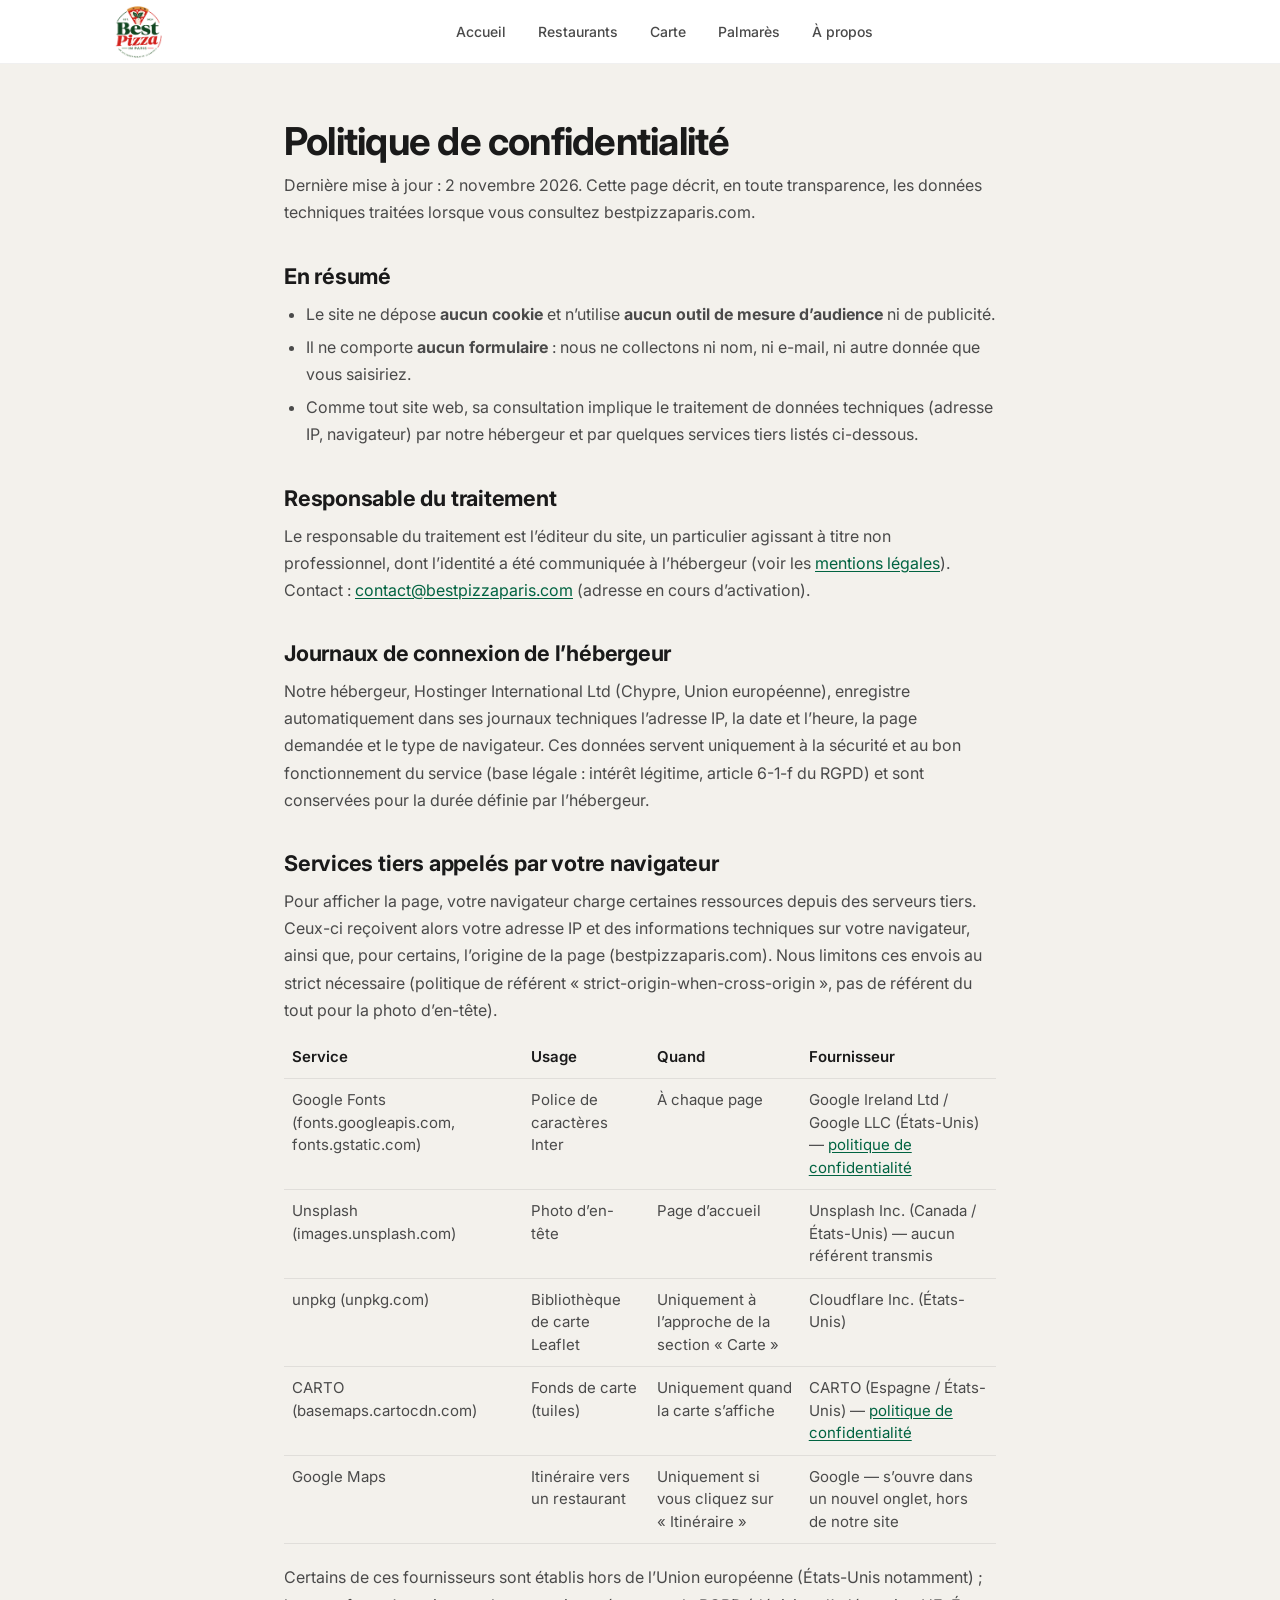
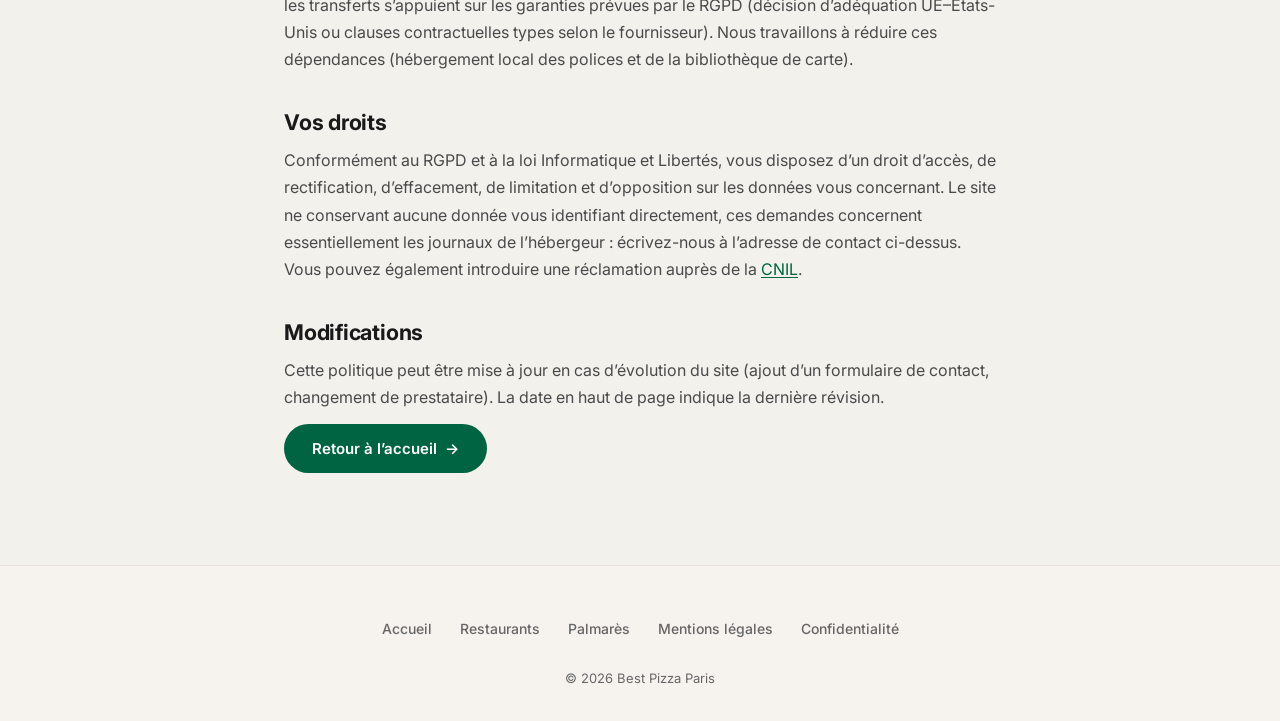
<file: confidentialite.html>
<!DOCTYPE html>
<html lang="fr" dir="ltr" class="no-js">
<head>
  <meta charset="UTF-8">
  <meta name="viewport" content="width=device-width, initial-scale=1.0">
  <title>Politique de confidentialité — Best Pizza Paris</title>
  <meta name="description" content="Politique de confidentialité de Best Pizza Paris&#160;: aucun cookie, données techniques traitées et services tiers utilisés.">
  <meta name="robots" content="noindex, follow">
  <meta name="theme-color" content="#006341">
  <link rel="canonical" href="https://bestpizzaparis.com/confidentialite.html">
  <link rel="icon" href="/favicon.ico" sizes="any">
  <link rel="icon" type="image/png" sizes="32x32" href="/favicon-32.png">
  <link rel="apple-touch-icon" sizes="180x180" href="/apple-touch-icon.png">
  <link rel="preconnect" href="https://fonts.googleapis.com">
  <link rel="preconnect" href="https://fonts.gstatic.com" crossorigin>
  <link href="https://fonts.googleapis.com/css2?family=Inter:wght@400;500;600;700&display=swap" rel="stylesheet">
  <link rel="stylesheet" href="/styles.css?v=20261102">
  <script>document.documentElement.classList.replace('no-js','js')</script>
</head>
<body>

  <a href="#main" class="skip-link">Aller au contenu principal</a>

  <header>
    <nav class="nav nav--scrolled" aria-label="Navigation principale">
      <div class="nav__inner">
        <a href="/" class="nav__logo" aria-label="Best Pizza Paris — accueil">
          <img class="nav__logo-img" src="/logo-120.png" srcset="/logo-120.png 1x, /logo-240.png 2x" width="48" height="52" alt="Best Pizza Paris">
        </a>
        <ul class="nav__links">
          <li><a href="/" class="nav__link">Accueil</a></li>
          <li><a href="/#restaurants" class="nav__link">Restaurants</a></li>
          <li><a href="/#map-section" class="nav__link">Carte</a></li>
          <li><a href="/palmares-pizzerias-paris.html" class="nav__link">Palmarès</a></li>
          <li><a href="/#about" class="nav__link">À propos</a></li>
        </ul>
        <div class="nav__right">
          <button class="nav__menu-btn" type="button" aria-label="Ouvrir le menu" aria-expanded="false" aria-controls="mobile-menu">
            <span></span>
            <span></span>
          </button>
        </div>
      </div>
    </nav>
    <nav class="nav__mobile-menu" id="mobile-menu" aria-label="Menu mobile" hidden>
      <ul>
        <li><a href="/">Accueil</a></li>
        <li><a href="/#restaurants">Restaurants</a></li>
        <li><a href="/#map-section">Carte</a></li>
        <li><a href="/palmares-pizzerias-paris.html">Palmarès</a></li>
        <li><a href="/#about">À propos</a></li>
      </ul>
    </nav>
  </header>

  <main id="main" tabindex="-1" class="page">
    <h1>Politique de confidentialité</h1>
    <p class="page__lead">Dernière mise à jour&#160;: <time datetime="2026-11-02">2 novembre 2026</time>. Cette page décrit, en toute transparence, les données techniques traitées lorsque vous consultez bestpizzaparis.com.</p>

    <h2>En résumé</h2>
    <ul>
      <li>Le site ne dépose <strong>aucun cookie</strong> et n’utilise <strong>aucun outil de mesure d’audience</strong> ni de publicité.</li>
      <li>Il ne comporte <strong>aucun formulaire</strong>&#160;: nous ne collectons ni nom, ni e-mail, ni autre donnée que vous saisiriez.</li>
      <li>Comme tout site web, sa consultation implique le traitement de données techniques (adresse IP, navigateur) par notre hébergeur et par quelques services tiers listés ci-dessous.</li>
    </ul>

    <h2>Responsable du traitement</h2>
    <p>Le responsable du traitement est l’éditeur du site, un particulier agissant à titre non professionnel, dont l’identité a été communiquée à l’hébergeur (voir les <a href="/mentions-legales.html">mentions légales</a>). Contact&#160;: <a href="mailto:contact@bestpizzaparis.com">contact@bestpizzaparis.com</a> (adresse en cours d’activation).</p>

    <h2>Journaux de connexion de l’hébergeur</h2>
    <p>Notre hébergeur, Hostinger International Ltd (Chypre, Union européenne), enregistre automatiquement dans ses journaux techniques l’adresse IP, la date et l’heure, la page demandée et le type de navigateur. Ces données servent uniquement à la sécurité et au bon fonctionnement du service (base légale&#160;: intérêt légitime, article 6-1-f du RGPD) et sont conservées pour la durée définie par l’hébergeur.</p>

    <h2>Services tiers appelés par votre navigateur</h2>
    <p>Pour afficher la page, votre navigateur charge certaines ressources depuis des serveurs tiers. Ceux-ci reçoivent alors votre adresse IP et des informations techniques sur votre navigateur, ainsi que, pour certains, l’origine de la page (bestpizzaparis.com). Nous limitons ces envois au strict nécessaire (politique de référent «&#160;strict-origin-when-cross-origin&#160;», pas de référent du tout pour la photo d’en-tête).</p>
    <div class="table-wrap" role="region" aria-label="Services tiers" tabindex="0">
    <table>
      <thead>
        <tr><th scope="col">Service</th><th scope="col">Usage</th><th scope="col">Quand</th><th scope="col">Fournisseur</th></tr>
      </thead>
      <tbody>
        <tr><td>Google Fonts (fonts.googleapis.com, fonts.gstatic.com)</td><td>Police de caractères Inter</td><td>À chaque page</td><td>Google Ireland Ltd / Google LLC (États-Unis) — <a href="https://policies.google.com/privacy" rel="noopener noreferrer" target="_blank">politique de confidentialité</a></td></tr>
        <tr><td>Unsplash (images.unsplash.com)</td><td>Photo d’en-tête</td><td>Page d’accueil</td><td>Unsplash Inc. (Canada / États-Unis) — aucun référent transmis</td></tr>
        <tr><td>unpkg (unpkg.com)</td><td>Bibliothèque de carte Leaflet</td><td>Uniquement à l’approche de la section «&#160;Carte&#160;»</td><td>Cloudflare Inc. (États-Unis)</td></tr>
        <tr><td>CARTO (basemaps.cartocdn.com)</td><td>Fonds de carte (tuiles)</td><td>Uniquement quand la carte s’affiche</td><td>CARTO (Espagne / États-Unis) — <a href="https://carto.com/privacy" rel="noopener noreferrer" target="_blank">politique de confidentialité</a></td></tr>
        <tr><td>Google Maps</td><td>Itinéraire vers un restaurant</td><td>Uniquement si vous cliquez sur «&#160;Itinéraire&#160;»</td><td>Google — s’ouvre dans un nouvel onglet, hors de notre site</td></tr>
      </tbody>
    </table>
    </div>
    <p>Certains de ces fournisseurs sont établis hors de l’Union européenne (États-Unis notamment)&#160;; les transferts s’appuient sur les garanties prévues par le RGPD (décision d’adéquation UE–États-Unis ou clauses contractuelles types selon le fournisseur). Nous travaillons à réduire ces dépendances (hébergement local des polices et de la bibliothèque de carte).</p>

    <h2>Vos droits</h2>
    <p>Conformément au RGPD et à la loi Informatique et Libertés, vous disposez d’un droit d’accès, de rectification, d’effacement, de limitation et d’opposition sur les données vous concernant. Le site ne conservant aucune donnée vous identifiant directement, ces demandes concernent essentiellement les journaux de l’hébergeur&#160;: écrivez-nous à l’adresse de contact ci-dessus. Vous pouvez également introduire une réclamation auprès de la <a href="https://www.cnil.fr/" rel="noopener noreferrer" target="_blank">CNIL</a>.</p>

    <h2>Modifications</h2>
    <p>Cette politique peut être mise à jour en cas d’évolution du site (ajout d’un formulaire de contact, changement de prestataire). La date en haut de page indique la dernière révision.</p>

    <p><a href="/" class="btn">Retour à l’accueil <span aria-hidden="true">&#8594;</span></a></p>
  </main>

  <footer class="footer">
    <div class="footer__inner">
      <nav aria-label="Pied de page"><ul class="footer__links">
        <li><a href="/" class="footer__link">Accueil</a></li>
        <li><a href="/#restaurants" class="footer__link">Restaurants</a></li>
        <li><a href="/palmares-pizzerias-paris.html" class="footer__link">Palmarès</a></li>
        <li><a href="/mentions-legales.html" class="footer__link">Mentions légales</a></li>
        <li><a href="/confidentialite.html" class="footer__link">Confidentialité</a></li>
      </ul></nav>
      <p class="footer__copy">&copy; 2026 Best Pizza Paris</p>
    </div>
  </footer>

  <script src="/main.js?v=20261102" defer></script>
</body>
</html>
</file>
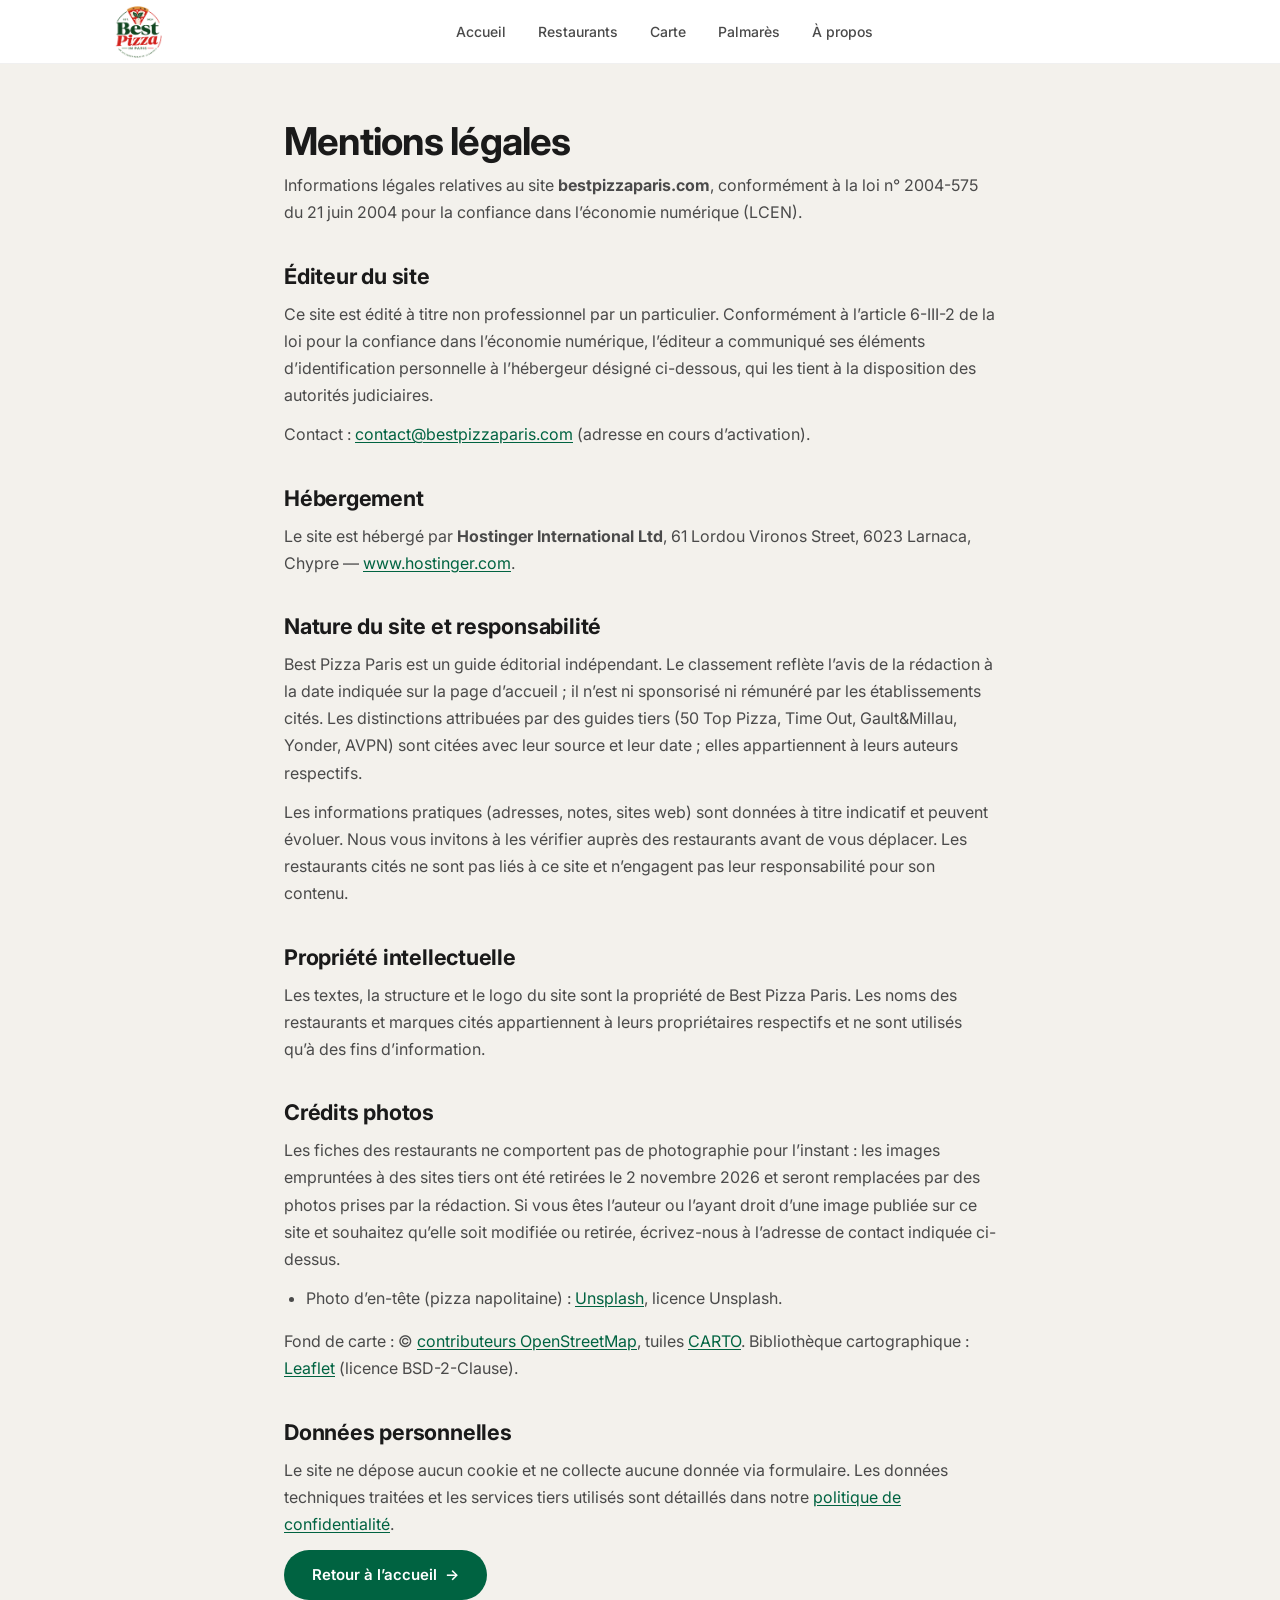
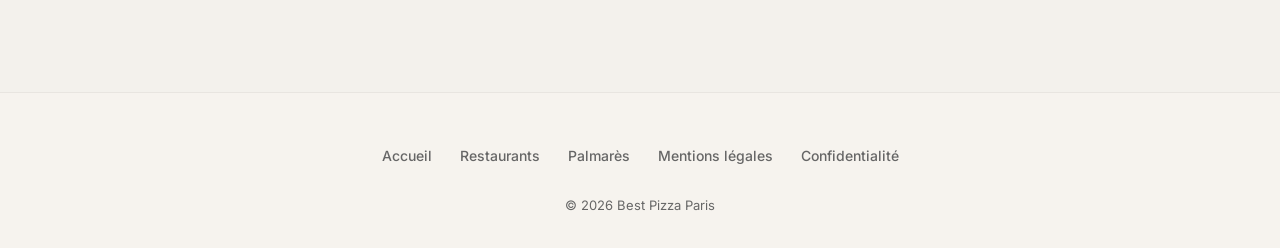
<file: mentions-legales.html>
<!DOCTYPE html>
<html lang="fr" dir="ltr" class="no-js">
<head>
  <meta charset="UTF-8">
  <meta name="viewport" content="width=device-width, initial-scale=1.0">
  <title>Mentions légales — Best Pizza Paris</title>
  <meta name="description" content="Mentions légales du site Best Pizza Paris&#160;: éditeur, hébergeur, propriété intellectuelle et crédits photos.">
  <meta name="robots" content="noindex, follow">
  <meta name="theme-color" content="#006341">
  <link rel="canonical" href="https://bestpizzaparis.com/mentions-legales.html">
  <link rel="icon" href="/favicon.ico" sizes="any">
  <link rel="icon" type="image/png" sizes="32x32" href="/favicon-32.png">
  <link rel="apple-touch-icon" sizes="180x180" href="/apple-touch-icon.png">
  <link rel="preconnect" href="https://fonts.googleapis.com">
  <link rel="preconnect" href="https://fonts.gstatic.com" crossorigin>
  <link href="https://fonts.googleapis.com/css2?family=Inter:wght@400;500;600;700&display=swap" rel="stylesheet">
  <link rel="stylesheet" href="/styles.css?v=20261102">
  <script>document.documentElement.classList.replace('no-js','js')</script>
</head>
<body>

  <a href="#main" class="skip-link">Aller au contenu principal</a>

  <header>
    <nav class="nav nav--scrolled" aria-label="Navigation principale">
      <div class="nav__inner">
        <a href="/" class="nav__logo" aria-label="Best Pizza Paris — accueil">
          <img class="nav__logo-img" src="/logo-120.png" srcset="/logo-120.png 1x, /logo-240.png 2x" width="48" height="52" alt="Best Pizza Paris">
        </a>
        <ul class="nav__links">
          <li><a href="/" class="nav__link">Accueil</a></li>
          <li><a href="/#restaurants" class="nav__link">Restaurants</a></li>
          <li><a href="/#map-section" class="nav__link">Carte</a></li>
          <li><a href="/palmares-pizzerias-paris.html" class="nav__link">Palmarès</a></li>
          <li><a href="/#about" class="nav__link">À propos</a></li>
        </ul>
        <div class="nav__right">
          <button class="nav__menu-btn" type="button" aria-label="Ouvrir le menu" aria-expanded="false" aria-controls="mobile-menu">
            <span></span>
            <span></span>
          </button>
        </div>
      </div>
    </nav>
    <nav class="nav__mobile-menu" id="mobile-menu" aria-label="Menu mobile" hidden>
      <ul>
        <li><a href="/">Accueil</a></li>
        <li><a href="/#restaurants">Restaurants</a></li>
        <li><a href="/#map-section">Carte</a></li>
        <li><a href="/palmares-pizzerias-paris.html">Palmarès</a></li>
        <li><a href="/#about">À propos</a></li>
      </ul>
    </nav>
  </header>

  <main id="main" tabindex="-1" class="page">
    <h1>Mentions légales</h1>
    <p class="page__lead">Informations légales relatives au site <strong>bestpizzaparis.com</strong>, conformément à la loi n°&#160;2004-575 du 21 juin 2004 pour la confiance dans l’économie numérique (LCEN).</p>

    <h2>Éditeur du site</h2>
    <p>Ce site est édité à titre non professionnel par un particulier. Conformément à l’article 6-III-2 de la loi pour la confiance dans l’économie numérique, l’éditeur a communiqué ses éléments d’identification personnelle à l’hébergeur désigné ci-dessous, qui les tient à la disposition des autorités judiciaires.</p>
    <p>Contact&#160;: <a href="mailto:contact@bestpizzaparis.com">contact@bestpizzaparis.com</a> (adresse en cours d’activation).</p>

    <h2>Hébergement</h2>
    <p>Le site est hébergé par <strong>Hostinger International Ltd</strong>, 61 Lordou Vironos Street, 6023 Larnaca, Chypre — <a href="https://www.hostinger.com/" rel="noopener noreferrer" target="_blank">www.hostinger.com</a>.</p>

    <h2>Nature du site et responsabilité</h2>
    <p>Best Pizza Paris est un guide éditorial indépendant. Le classement reflète l’avis de la rédaction à la date indiquée sur la page d’accueil&#160;; il n’est ni sponsorisé ni rémunéré par les établissements cités. Les distinctions attribuées par des guides tiers (50 Top Pizza, Time Out, Gault&amp;Millau, Yonder, AVPN) sont citées avec leur source et leur date&#160;; elles appartiennent à leurs auteurs respectifs.</p>
    <p>Les informations pratiques (adresses, notes, sites web) sont données à titre indicatif et peuvent évoluer. Nous vous invitons à les vérifier auprès des restaurants avant de vous déplacer. Les restaurants cités ne sont pas liés à ce site et n’engagent pas leur responsabilité pour son contenu.</p>

    <h2>Propriété intellectuelle</h2>
    <p>Les textes, la structure et le logo du site sont la propriété de Best Pizza Paris. Les noms des restaurants et marques cités appartiennent à leurs propriétaires respectifs et ne sont utilisés qu’à des fins d’information.</p>

    <h2 id="credits">Crédits photos</h2>
    <p>Les fiches des restaurants ne comportent pas de photographie pour l’instant&#160;: les images empruntées à des sites tiers ont été retirées le 2 novembre 2026 et seront remplacées par des photos prises par la rédaction. Si vous êtes l’auteur ou l’ayant droit d’une image publiée sur ce site et souhaitez qu’elle soit modifiée ou retirée, écrivez-nous à l’adresse de contact indiquée ci-dessus.</p>
    <ul>
      <li>Photo d’en-tête (pizza napolitaine)&#160;: <a href="https://unsplash.com/" rel="noopener noreferrer" target="_blank">Unsplash</a>, licence Unsplash.</li>
    </ul>
    <p>Fond de carte&#160;: &copy; <a href="https://www.openstreetmap.org/copyright" rel="noopener noreferrer" target="_blank">contributeurs OpenStreetMap</a>, tuiles <a href="https://carto.com/attributions" rel="noopener noreferrer" target="_blank">CARTO</a>. Bibliothèque cartographique&#160;: <a href="https://leafletjs.com/" rel="noopener noreferrer" target="_blank">Leaflet</a> (licence BSD-2-Clause).</p>

    <h2>Données personnelles</h2>
    <p>Le site ne dépose aucun cookie et ne collecte aucune donnée via formulaire. Les données techniques traitées et les services tiers utilisés sont détaillés dans notre <a href="/confidentialite.html">politique de confidentialité</a>.</p>

    <p><a href="/" class="btn">Retour à l’accueil <span aria-hidden="true">&#8594;</span></a></p>
  </main>

  <footer class="footer">
    <div class="footer__inner">
      <nav aria-label="Pied de page"><ul class="footer__links">
        <li><a href="/" class="footer__link">Accueil</a></li>
        <li><a href="/#restaurants" class="footer__link">Restaurants</a></li>
        <li><a href="/palmares-pizzerias-paris.html" class="footer__link">Palmarès</a></li>
        <li><a href="/mentions-legales.html" class="footer__link">Mentions légales</a></li>
        <li><a href="/confidentialite.html" class="footer__link">Confidentialité</a></li>
      </ul></nav>
      <p class="footer__copy">&copy; 2026 Best Pizza Paris</p>
    </div>
  </footer>

  <script src="/main.js?v=20261102" defer></script>
</body>
</html>
</file>
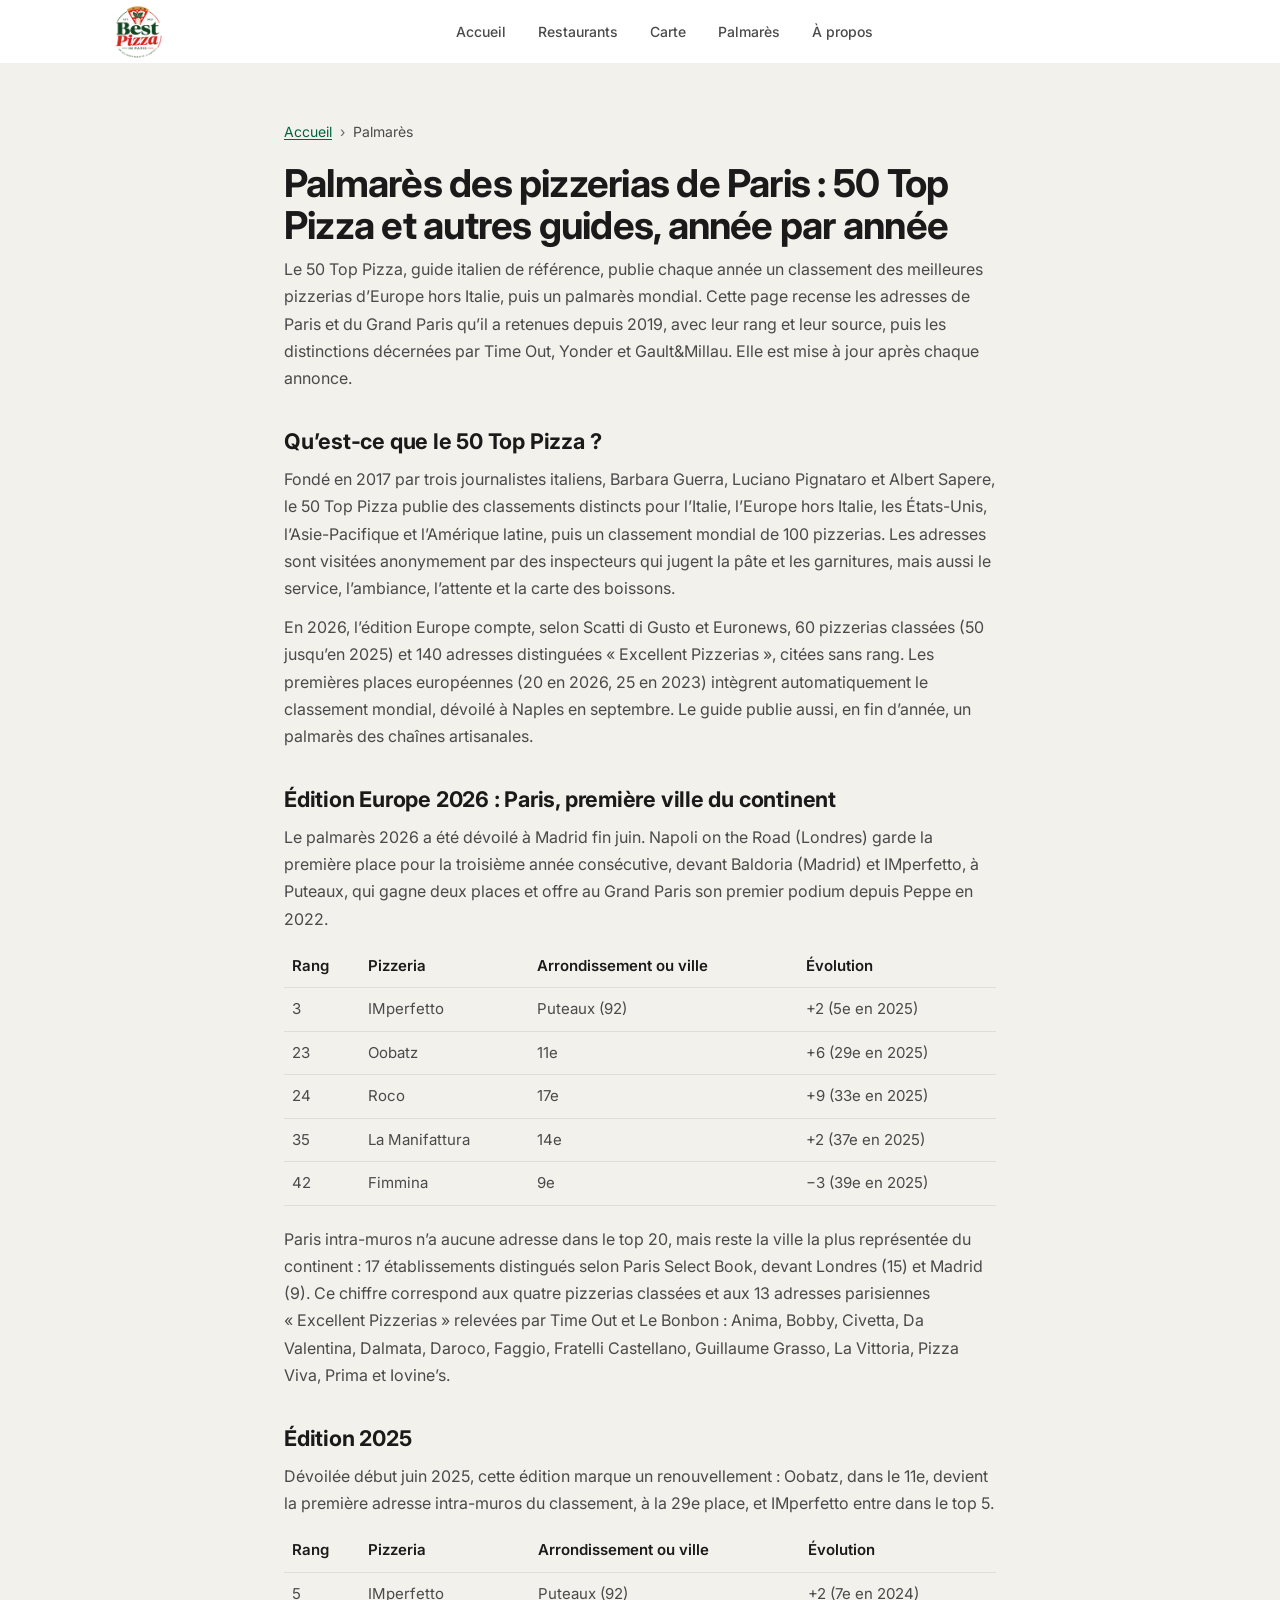
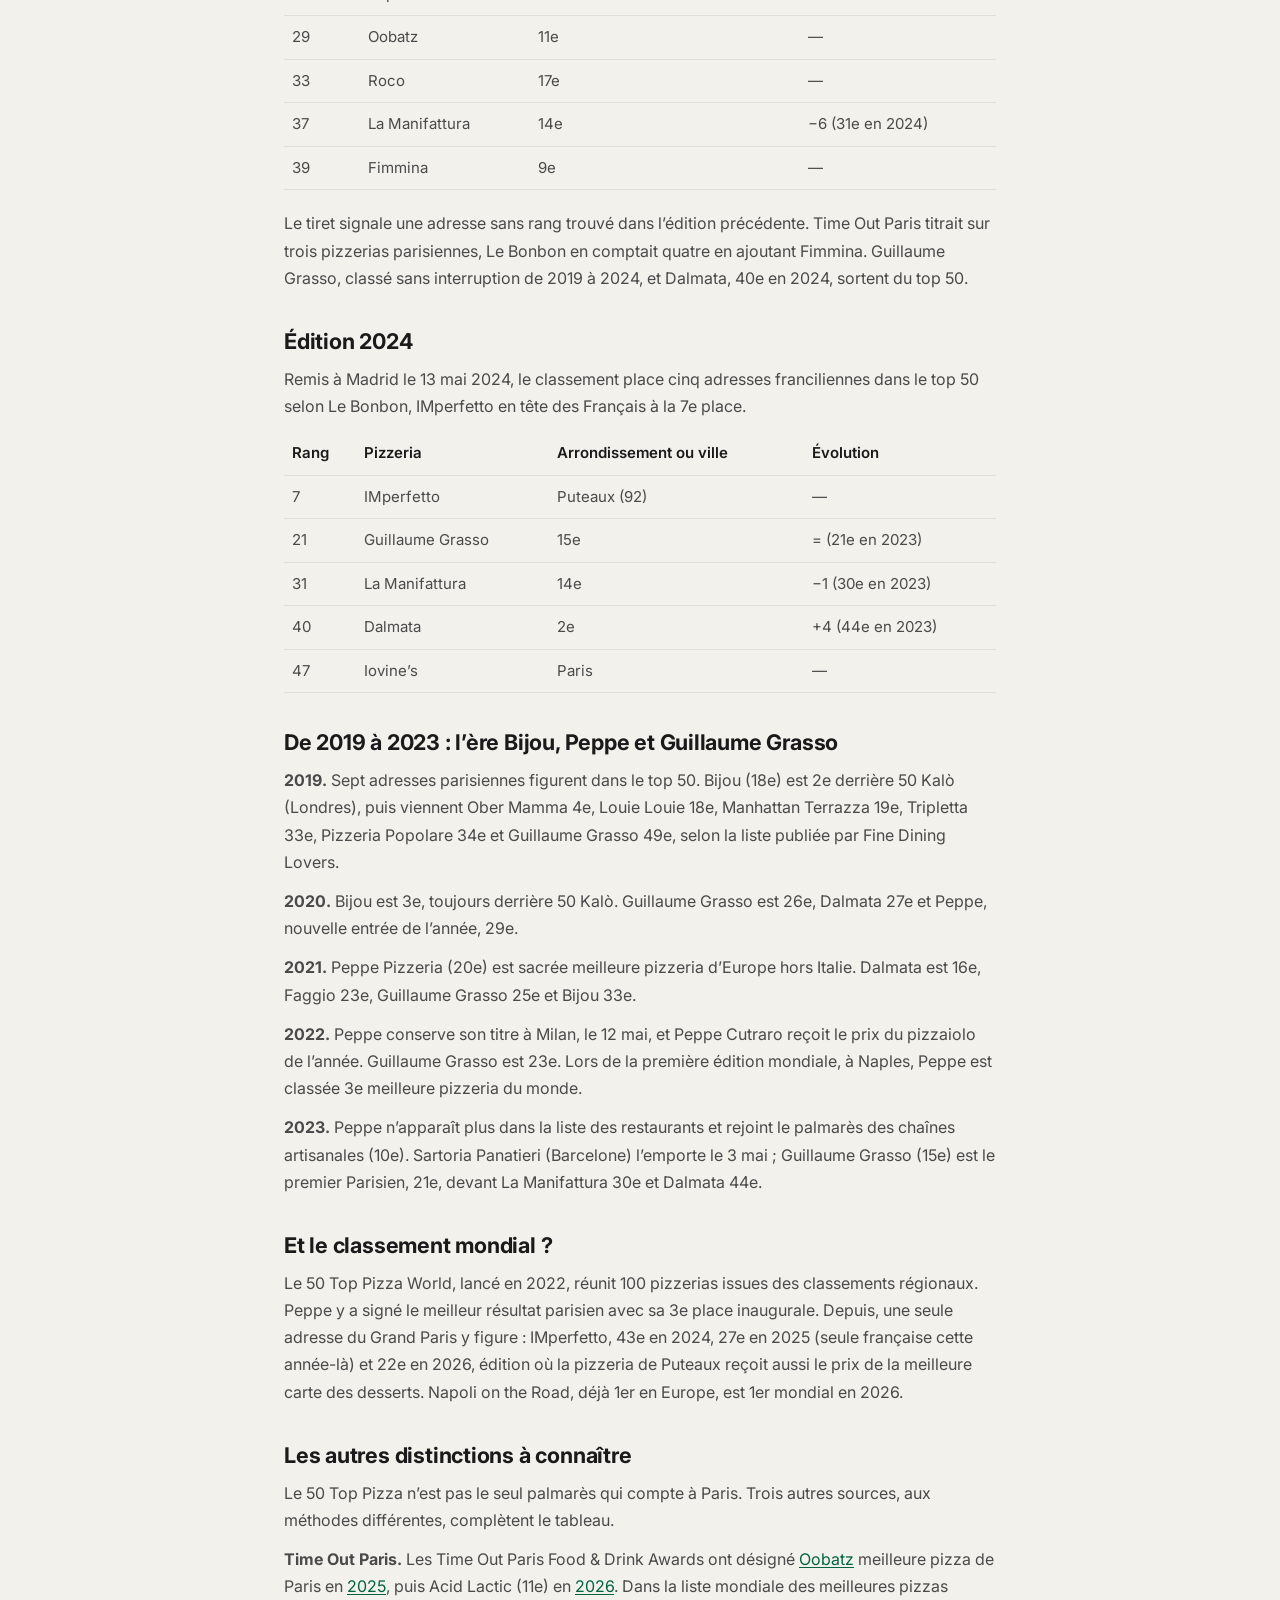
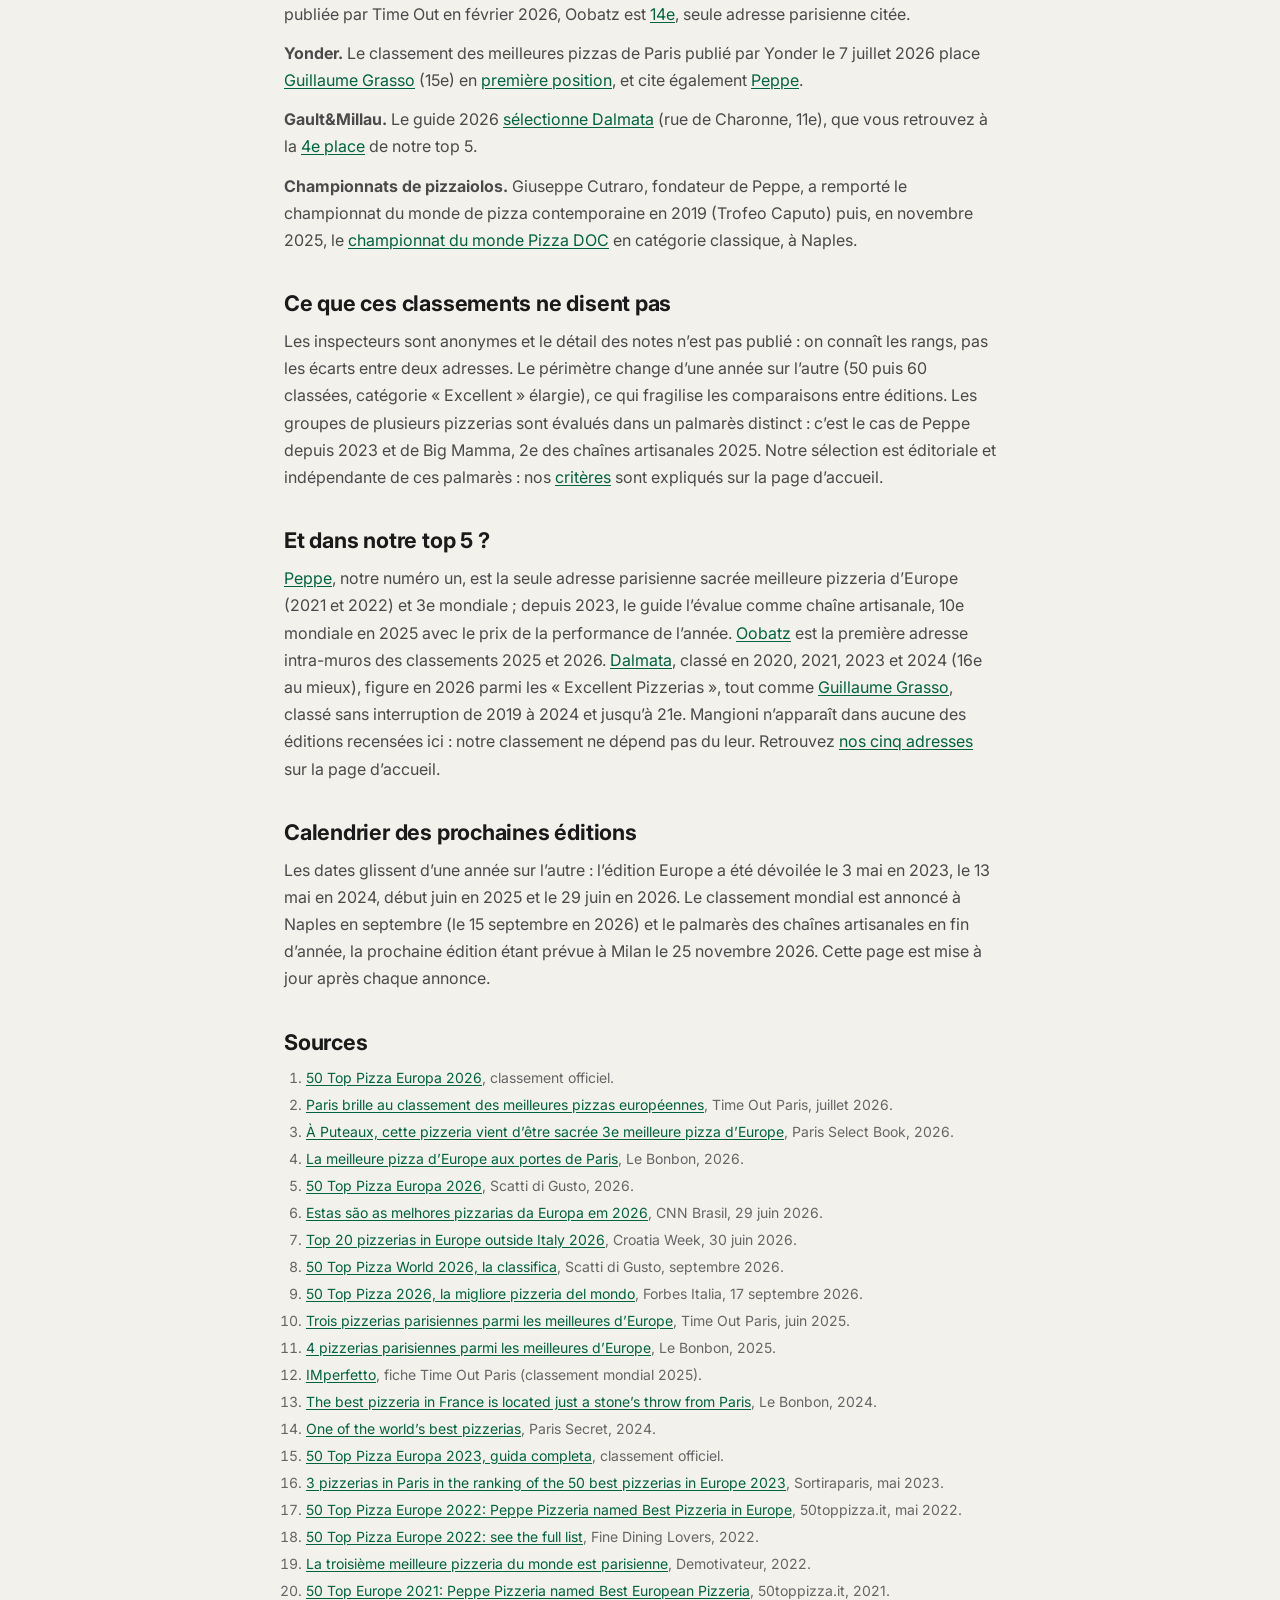
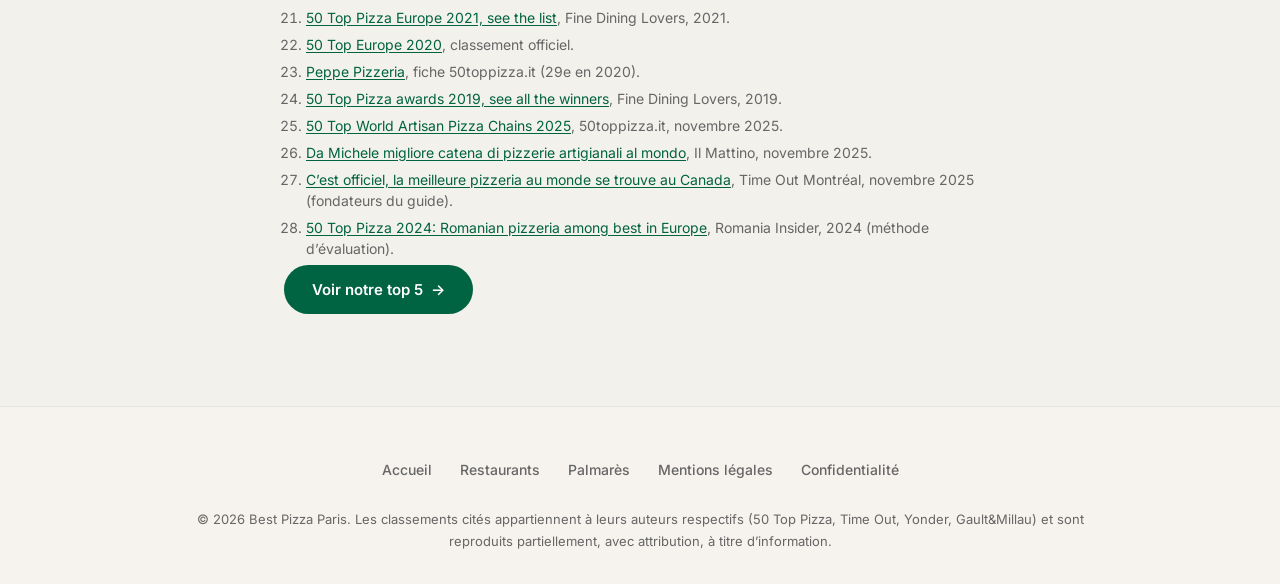
<file: palmares-pizzerias-paris.html>
<!DOCTYPE html>
<html lang="fr" dir="ltr" class="no-js">
<head>
  <meta charset="UTF-8">
  <meta name="viewport" content="width=device-width, initial-scale=1.0">
  <title>Pizzerias de Paris primées&#160;: 50 Top Pizza et guides (2019-2026)</title>
  <meta name="description" content="Les pizzerias de Paris classées par le 50 Top Pizza depuis 2019, rang par rang et avec sources, plus les distinctions Time Out, Yonder et Gault&amp;Millau.">
  <meta name="author" content="Best Pizza Paris">
  <meta name="robots" content="index, follow, max-image-preview:large, max-snippet:-1">
  <meta name="referrer" content="strict-origin-when-cross-origin">
  <meta name="theme-color" content="#006341">
  <link rel="canonical" href="https://bestpizzaparis.com/palmares-pizzerias-paris.html">

  <meta property="og:type" content="article">
  <meta property="og:url" content="https://bestpizzaparis.com/palmares-pizzerias-paris.html">
  <meta property="og:title" content="Pizzerias de Paris primées&#160;: 50 Top Pizza et guides (2019-2026)">
  <meta property="og:description" content="Les pizzerias de Paris classées par le 50 Top Pizza depuis 2019, rang par rang et avec sources, plus les distinctions Time Out, Yonder et Gault&amp;Millau.">
  <meta property="og:image" content="https://bestpizzaparis.com/og-image.jpg">
  <meta property="og:image:type" content="image/jpeg">
  <meta property="og:image:width" content="1200">
  <meta property="og:image:height" content="630">
  <meta property="og:image:alt" content="Best Pizza Paris — palmarès des pizzerias de Paris">
  <meta property="og:locale" content="fr_FR">
  <meta property="og:site_name" content="Best Pizza Paris">
  <meta name="twitter:card" content="summary_large_image">
  <meta name="twitter:title" content="Pizzerias de Paris primées&#160;: 50 Top Pizza et guides (2019-2026)">
  <meta name="twitter:description" content="Les pizzerias de Paris classées par le 50 Top Pizza depuis 2019, avec sources, et les distinctions Time Out, Yonder et Gault&amp;Millau.">
  <meta name="twitter:image" content="https://bestpizzaparis.com/og-image.jpg">
  <meta name="twitter:image:alt" content="Best Pizza Paris — palmarès des pizzerias de Paris">

  <link rel="icon" href="/favicon.ico" sizes="any">
  <link rel="icon" type="image/png" sizes="32x32" href="/favicon-32.png">
  <link rel="apple-touch-icon" sizes="180x180" href="/apple-touch-icon.png">
  <link rel="manifest" href="/site.webmanifest">
  <link rel="preconnect" href="https://fonts.googleapis.com">
  <link rel="preconnect" href="https://fonts.gstatic.com" crossorigin>
  <link href="https://fonts.googleapis.com/css2?family=Inter:wght@400;500;600;700&display=swap" rel="stylesheet">
  <link rel="stylesheet" href="/styles.css?v=20261102">

  <!-- Bascule no-js/js (autorisée par hash dans la CSP : ne pas modifier ce script) -->
  <script>document.documentElement.classList.replace('no-js','js')</script>

  <script type="application/ld+json">
  {
    "@context": "https://schema.org",
    "@graph": [
      {
        "@type": "Article",
        "@id": "https://bestpizzaparis.com/palmares-pizzerias-paris.html#article",
        "headline": "Palmarès des pizzerias de Paris : 50 Top Pizza et autres guides, année par année",
        "description": "Les pizzerias de Paris classées par le 50 Top Pizza depuis 2019, rang par rang et avec sources, plus les distinctions Time Out, Yonder et Gault&Millau.",
        "url": "https://bestpizzaparis.com/palmares-pizzerias-paris.html",
        "mainEntityOfPage": "https://bestpizzaparis.com/palmares-pizzerias-paris.html",
        "inLanguage": "fr",
        "datePublished": "2026-11-02",
        "dateModified": "2026-11-02",
        "author": { "@id": "https://bestpizzaparis.com/#org" },
        "publisher": { "@id": "https://bestpizzaparis.com/#org" },
        "isPartOf": { "@id": "https://bestpizzaparis.com/#website" },
        "image": { "@type": "ImageObject", "url": "https://bestpizzaparis.com/og-image.jpg", "width": 1200, "height": 630 },
        "about": [
          { "@type": "Thing", "name": "50 Top Pizza" },
          { "@type": "Thing", "name": "Pizzerias de Paris" }
        ]
      },
      {
        "@type": "BreadcrumbList",
        "@id": "https://bestpizzaparis.com/palmares-pizzerias-paris.html#breadcrumb",
        "itemListElement": [
          { "@type": "ListItem", "position": 1, "name": "Accueil", "item": "https://bestpizzaparis.com/" },
          { "@type": "ListItem", "position": 2, "name": "Palmarès" }
        ]
      }
    ]
  }
  </script>
</head>
<body>

  <a href="#main" class="skip-link">Aller au contenu principal</a>

  <header>
    <nav class="nav nav--scrolled" aria-label="Navigation principale">
      <div class="nav__inner">
        <a href="/" class="nav__logo" aria-label="Best Pizza Paris — accueil">
          <img class="nav__logo-img" src="/logo-120.png" srcset="/logo-120.png 1x, /logo-240.png 2x" width="48" height="52" alt="Best Pizza Paris">
        </a>
        <ul class="nav__links">
          <li><a href="/" class="nav__link">Accueil</a></li>
          <li><a href="/#restaurants" class="nav__link">Restaurants</a></li>
          <li><a href="/#map-section" class="nav__link">Carte</a></li>
          <li><a href="/palmares-pizzerias-paris.html" class="nav__link" aria-current="page">Palmarès</a></li>
          <li><a href="/#about" class="nav__link">À propos</a></li>
        </ul>
        <div class="nav__right">
          <button class="nav__menu-btn" type="button" aria-label="Ouvrir le menu" aria-expanded="false" aria-controls="mobile-menu">
            <span></span>
            <span></span>
          </button>
        </div>
      </div>
    </nav>
    <nav class="nav__mobile-menu" id="mobile-menu" aria-label="Menu mobile" hidden>
      <ul>
        <li><a href="/">Accueil</a></li>
        <li><a href="/#restaurants">Restaurants</a></li>
        <li><a href="/#map-section">Carte</a></li>
        <li><a href="/palmares-pizzerias-paris.html">Palmarès</a></li>
        <li><a href="/#about">À propos</a></li>
      </ul>
    </nav>
  </header>

  <main id="main" tabindex="-1" class="page">
    <nav class="breadcrumb" aria-label="Fil d’Ariane">
          <ol>
            <li><a href="/">Accueil</a></li>
            <li aria-current="page">Palmarès</li>
          </ol>
        </nav>
    <h1>Palmarès des pizzerias de Paris&#160;: 50 Top Pizza et autres guides, année par année</h1>
    <p class="page__lead">Le 50 Top Pizza, guide italien de référence, publie chaque année un classement des meilleures pizzerias d’Europe hors Italie, puis un palmarès mondial. Cette page recense les adresses de Paris et du Grand Paris qu’il a retenues depuis 2019, avec leur rang et leur source, puis les distinctions décernées par Time Out, Yonder et Gault&amp;Millau. Elle est mise à jour après chaque annonce.</p>

    <h2 id="guide">Qu’est-ce que le 50 Top Pizza&#160;?</h2>
    <p>Fondé en 2017 par trois journalistes italiens, Barbara Guerra, Luciano Pignataro et Albert Sapere, le 50 Top Pizza publie des classements distincts pour l’Italie, l’Europe hors Italie, les États-Unis, l’Asie-Pacifique et l’Amérique latine, puis un classement mondial de 100 pizzerias. Les adresses sont visitées anonymement par des inspecteurs qui jugent la pâte et les garnitures, mais aussi le service, l’ambiance, l’attente et la carte des boissons.</p>
    <p>En 2026, l’édition Europe compte, selon Scatti di Gusto et Euronews, 60 pizzerias classées (50 jusqu’en 2025) et 140 adresses distinguées «&#160;Excellent Pizzerias&#160;», citées sans rang. Les premières places européennes (20 en 2026, 25 en 2023) intègrent automatiquement le classement mondial, dévoilé à Naples en septembre. Le guide publie aussi, en fin d’année, un palmarès des chaînes artisanales.</p>

    <h2 id="2026">Édition Europe 2026&#160;: Paris, première ville du continent</h2>
    <p>Le palmarès 2026 a été dévoilé à Madrid fin juin. Napoli on the Road (Londres) garde la première place pour la troisième année consécutive, devant Baldoria (Madrid) et IMperfetto, à Puteaux, qui gagne deux places et offre au Grand Paris son premier podium depuis Peppe en 2022.</p>
    <div class="table-wrap" role="region" aria-label="Classement 2026" tabindex="0">
    <table>
    <thead><tr><th scope="col">Rang</th><th scope="col">Pizzeria</th><th scope="col">Arrondissement ou ville</th><th scope="col">Évolution</th></tr></thead>
    <tbody>
    <tr><td>3</td><td>IMperfetto</td><td>Puteaux (92)</td><td>+2 (5e en 2025)</td></tr>
    <tr><td>23</td><td>Oobatz</td><td>11e</td><td>+6 (29e en 2025)</td></tr>
    <tr><td>24</td><td>Roco</td><td>17e</td><td>+9 (33e en 2025)</td></tr>
    <tr><td>35</td><td>La Manifattura</td><td>14e</td><td>+2 (37e en 2025)</td></tr>
    <tr><td>42</td><td>Fimmina</td><td>9e</td><td>&#8722;3 (39e en 2025)</td></tr>
    </tbody>
    </table>
    </div>
    <p>Paris intra-muros n’a aucune adresse dans le top 20, mais reste la ville la plus représentée du continent&#160;: 17 établissements distingués selon Paris Select Book, devant Londres (15) et Madrid (9). Ce chiffre correspond aux quatre pizzerias classées et aux 13 adresses parisiennes «&#160;Excellent Pizzerias&#160;» relevées par Time Out et Le Bonbon&#160;: Anima, Bobby, Civetta, Da Valentina, Dalmata, Daroco, Faggio, Fratelli Castellano, Guillaume Grasso, La Vittoria, Pizza Viva, Prima et Iovine’s.</p>

    <h2 id="2025">Édition 2025</h2>
    <p>Dévoilée début juin 2025, cette édition marque un renouvellement&#160;: Oobatz, dans le 11e, devient la première adresse intra-muros du classement, à la 29e place, et IMperfetto entre dans le top 5.</p>
    <div class="table-wrap" role="region" aria-label="Classement 2025" tabindex="0">
    <table>
    <thead><tr><th scope="col">Rang</th><th scope="col">Pizzeria</th><th scope="col">Arrondissement ou ville</th><th scope="col">Évolution</th></tr></thead>
    <tbody>
    <tr><td>5</td><td>IMperfetto</td><td>Puteaux (92)</td><td>+2 (7e en 2024)</td></tr>
    <tr><td>29</td><td>Oobatz</td><td>11e</td><td>&#8212;</td></tr>
    <tr><td>33</td><td>Roco</td><td>17e</td><td>&#8212;</td></tr>
    <tr><td>37</td><td>La Manifattura</td><td>14e</td><td>&#8722;6 (31e en 2024)</td></tr>
    <tr><td>39</td><td>Fimmina</td><td>9e</td><td>&#8212;</td></tr>
    </tbody>
    </table>
    </div>
    <p>Le tiret signale une adresse sans rang trouvé dans l’édition précédente. Time Out Paris titrait sur trois pizzerias parisiennes, Le Bonbon en comptait quatre en ajoutant Fimmina. Guillaume Grasso, classé sans interruption de 2019 à 2024, et Dalmata, 40e en 2024, sortent du top 50.</p>

    <h2 id="2024">Édition 2024</h2>
    <p>Remis à Madrid le 13 mai 2024, le classement place cinq adresses franciliennes dans le top 50 selon Le Bonbon, IMperfetto en tête des Français à la 7e place.</p>
    <div class="table-wrap" role="region" aria-label="Classement 2024" tabindex="0">
    <table>
    <thead><tr><th scope="col">Rang</th><th scope="col">Pizzeria</th><th scope="col">Arrondissement ou ville</th><th scope="col">Évolution</th></tr></thead>
    <tbody>
    <tr><td>7</td><td>IMperfetto</td><td>Puteaux (92)</td><td>&#8212;</td></tr>
    <tr><td>21</td><td>Guillaume Grasso</td><td>15e</td><td>= (21e en 2023)</td></tr>
    <tr><td>31</td><td>La Manifattura</td><td>14e</td><td>&#8722;1 (30e en 2023)</td></tr>
    <tr><td>40</td><td>Dalmata</td><td>2e</td><td>+4 (44e en 2023)</td></tr>
    <tr><td>47</td><td>Iovine’s</td><td>Paris</td><td>&#8212;</td></tr>
    </tbody>
    </table>
    </div>

    <h2 id="2019-2023">De 2019 à 2023&#160;: l’ère Bijou, Peppe et Guillaume Grasso</h2>
    <p><strong>2019.</strong> Sept adresses parisiennes figurent dans le top 50. Bijou (18e) est 2e derrière 50 Kalò (Londres), puis viennent Ober Mamma 4e, Louie Louie 18e, Manhattan Terrazza 19e, Tripletta 33e, Pizzeria Popolare 34e et Guillaume Grasso 49e, selon la liste publiée par Fine Dining Lovers.</p>
    <p><strong>2020.</strong> Bijou est 3e, toujours derrière 50 Kalò. Guillaume Grasso est 26e, Dalmata 27e et Peppe, nouvelle entrée de l’année, 29e.</p>
    <p><strong>2021.</strong> Peppe Pizzeria (20e) est sacrée meilleure pizzeria d’Europe hors Italie. Dalmata est 16e, Faggio 23e, Guillaume Grasso 25e et Bijou 33e.</p>
    <p><strong>2022.</strong> Peppe conserve son titre à Milan, le 12 mai, et Peppe Cutraro reçoit le prix du pizzaiolo de l’année. Guillaume Grasso est 23e. Lors de la première édition mondiale, à Naples, Peppe est classée 3e meilleure pizzeria du monde.</p>
    <p><strong>2023.</strong> Peppe n’apparaît plus dans la liste des restaurants et rejoint le palmarès des chaînes artisanales (10e). Sartoria Panatieri (Barcelone) l’emporte le 3 mai&#160;; Guillaume Grasso (15e) est le premier Parisien, 21e, devant La Manifattura 30e et Dalmata 44e.</p>

    <h2 id="world">Et le classement mondial&#160;?</h2>
    <p>Le 50 Top Pizza World, lancé en 2022, réunit 100 pizzerias issues des classements régionaux. Peppe y a signé le meilleur résultat parisien avec sa 3e place inaugurale. Depuis, une seule adresse du Grand Paris y figure&#160;: IMperfetto, 43e en 2024, 27e en 2025 (seule française cette année-là) et 22e en 2026, édition où la pizzeria de Puteaux reçoit aussi le prix de la meilleure carte des desserts. Napoli on the Road, déjà 1er en Europe, est 1er mondial en 2026.</p>

    <h2 id="autres-guides">Les autres distinctions à connaître</h2>
    <p>Le 50 Top Pizza n’est pas le seul palmarès qui compte à Paris. Trois autres sources, aux méthodes différentes, complètent le tableau.</p>
    <p><strong>Time Out Paris.</strong> Les Time Out Paris Food &amp; Drink Awards ont désigné <a href="/#resto-3">Oobatz</a> meilleure pizza de Paris en <a href="https://www.timeout.fr/paris/actualites/le-palmares-des-time-out-paris-food-drink-awards-2025-042925" rel="noopener noreferrer" target="_blank">2025</a>, puis Acid Lactic (11e) en <a href="https://www.timeout.fr/paris/actualites/time-out-food-drink-awards-2026-le-palmares-complet-qui-fait-vibrer-les-gastronomies-du-grand-paris-042226" rel="noopener noreferrer" target="_blank">2026</a>. Dans la liste mondiale des meilleures pizzas publiée par Time Out en février 2026, Oobatz est <a href="https://www.timeout.fr/paris/actualites/une-pizza-parisienne-dans-le-top-15-des-meilleures-au-monde-selon-time-out-020826" rel="noopener noreferrer" target="_blank">14e</a>, seule adresse parisienne citée.</p>
    <p><strong>Yonder.</strong> Le classement des meilleures pizzas de Paris publié par Yonder le 7 juillet 2026 place <a href="/#resto-5">Guillaume Grasso</a> (15e) en <a href="https://www.yonder.fr/les-tops/restaurants/les-meilleures-pizzas-de-paris" rel="noopener noreferrer" target="_blank">première position</a>, et cite également <a href="/#resto-1">Peppe</a>.</p>
    <p><strong>Gault&amp;Millau.</strong> Le guide 2026 <a href="https://fr.gaultmillau.com/fr/restaurants/dalmata" rel="noopener noreferrer" target="_blank">sélectionne Dalmata</a> (rue de Charonne, 11e), que vous retrouvez à la <a href="/#resto-4">4e place</a> de notre top 5.</p>
    <p><strong>Championnats de pizzaiolos.</strong> Giuseppe Cutraro, fondateur de Peppe, a remporté le championnat du monde de pizza contemporaine en 2019 (Trofeo Caputo) puis, en novembre 2025, le <a href="https://wetheitalians.com/news/giuseppe-cutraro-wins-11th-pizza-doc-world-championship" rel="noopener noreferrer" target="_blank">championnat du monde Pizza DOC</a> en catégorie classique, à Naples.</p>

    <h2 id="limites">Ce que ces classements ne disent pas</h2>
    <p>Les inspecteurs sont anonymes et le détail des notes n’est pas publié&#160;: on connaît les rangs, pas les écarts entre deux adresses. Le périmètre change d’une année sur l’autre (50 puis 60 classées, catégorie «&#160;Excellent&#160;» élargie), ce qui fragilise les comparaisons entre éditions. Les groupes de plusieurs pizzerias sont évalués dans un palmarès distinct&#160;: c’est le cas de Peppe depuis 2023 et de Big Mamma, 2e des chaînes artisanales 2025. Notre sélection est éditoriale et indépendante de ces palmarès&#160;: nos <a href="/#about">critères</a> sont expliqués sur la page d’accueil.</p>

    <h2 id="notre-top-5">Et dans notre top 5&#160;?</h2>
    <p><a href="/#resto-1">Peppe</a>, notre numéro un, est la seule adresse parisienne sacrée meilleure pizzeria d’Europe (2021 et 2022) et 3e mondiale&#160;; depuis 2023, le guide l’évalue comme chaîne artisanale, 10e mondiale en 2025 avec le prix de la performance de l’année. <a href="/#resto-3">Oobatz</a> est la première adresse intra-muros des classements 2025 et 2026. <a href="/#resto-4">Dalmata</a>, classé en 2020, 2021, 2023 et 2024 (16e au mieux), figure en 2026 parmi les «&#160;Excellent Pizzerias&#160;», tout comme <a href="/#resto-5">Guillaume Grasso</a>, classé sans interruption de 2019 à 2024 et jusqu’à 21e. Mangioni n’apparaît dans aucune des éditions recensées ici&#160;: notre classement ne dépend pas du leur. Retrouvez <a href="/#restaurants">nos cinq adresses</a> sur la page d’accueil.</p>

    <h2 id="calendrier">Calendrier des prochaines éditions</h2>
    <p>Les dates glissent d’une année sur l’autre&#160;: l’édition Europe a été dévoilée le 3 mai en 2023, le 13 mai en 2024, début juin en 2025 et le 29 juin en 2026. Le classement mondial est annoncé à Naples en septembre (le 15 septembre en 2026) et le palmarès des chaînes artisanales en fin d’année, la prochaine édition étant prévue à Milan le 25 novembre 2026. Cette page est mise à jour après chaque annonce.</p>

    <h2 id="sources">Sources</h2>
    <ol class="sources">
    <li><a href="https://www.50toppizza.it/50-top-pizza-europa-2026/" rel="noopener noreferrer" target="_blank">50 Top Pizza Europa 2026</a>, classement officiel.</li>
    <li><a href="https://www.timeout.fr/paris/actualites/paris-brille-au-classement-des-meilleures-pizzas-europeennes-070626" rel="noopener noreferrer" target="_blank">Paris brille au classement des meilleures pizzas européennes</a>, Time Out Paris, juillet 2026.</li>
    <li><a href="https://www.parisselectbook.com/?p=231793" rel="noopener noreferrer" target="_blank">À Puteaux, cette pizzeria vient d’être sacrée 3e meilleure pizza d’Europe</a>, Paris Select Book, 2026.</li>
    <li><a href="https://lebonbon.fr/paris/actu/meilleure-pizza-europe-portes-paris/" rel="noopener noreferrer" target="_blank">La meilleure pizza d’Europe aux portes de Paris</a>, Le Bonbon, 2026.</li>
    <li><a href="https://www.scattidigusto.it/50-top-pizza-europa-2026-migliore-pizzeria" rel="noopener noreferrer" target="_blank">50 Top Pizza Europa 2026</a>, Scatti di Gusto, 2026.</li>
    <li><a href="https://www.cnnbrasil.com.br/viagemegastronomia/gastronomia/estas-sao-as-melhores-pizzarias-da-europa-em-2026-1o-lugar-fica-em-londres/" rel="noopener noreferrer" target="_blank">Estas são as melhores pizzarias da Europa em 2026</a>, CNN Brasil, 29 juin 2026.</li>
    <li><a href="https://www.croatiaweek.com/zagreb-frankos-pizza-bar-top-20-pizzerias-europe-outside-italy-2026/" rel="noopener noreferrer" target="_blank">Top 20 pizzerias in Europe outside Italy 2026</a>, Croatia Week, 30 juin 2026.</li>
    <li><a href="https://www.scattidigusto.it/50-top-pizza-2026-mondo-classifica" rel="noopener noreferrer" target="_blank">50 Top Pizza World 2026, la classifica</a>, Scatti di Gusto, septembre 2026.</li>
    <li><a href="https://forbes.it/2026/09/17/50-top-pizza-2026-migliore-pizzeria-mondo/" rel="noopener noreferrer" target="_blank">50 Top Pizza 2026, la migliore pizzeria del mondo</a>, Forbes Italia, 17 septembre 2026.</li>
    <li><a href="https://www.timeout.fr/paris/actualites/trois-pizzerias-parisiennes-parmi-les-meilleures-deurope-060525" rel="noopener noreferrer" target="_blank">Trois pizzerias parisiennes parmi les meilleures d’Europe</a>, Time Out Paris, juin 2025.</li>
    <li><a href="https://www.lebonbon.fr/paris/actu/4-pizzerias-parisiennes-meilleures-europe/" rel="noopener noreferrer" target="_blank">4 pizzerias parisiennes parmi les meilleures d’Europe</a>, Le Bonbon, 2025.</li>
    <li><a href="https://www.timeout.fr/paris/restaurants/imperfetto" rel="noopener noreferrer" target="_blank">IMperfetto</a>, fiche Time Out Paris (classement mondial 2025).</li>
    <li><a href="https://en.lebonbon.fr/paris/stories/best-pizzeria-in-france-located-just-a-stones-throw" rel="noopener noreferrer" target="_blank">The best pizzeria in France is located just a stone’s throw from Paris</a>, Le Bonbon, 2024.</li>
    <li><a href="https://parissecret.com/en/one-of-the-worlds-best-pizzerias-en/" rel="noopener noreferrer" target="_blank">One of the world’s best pizzerias</a>, Paris Secret, 2024.</li>
    <li><a href="https://www.50toppizza.it/guida-europa-2023/" rel="noopener noreferrer" target="_blank">50 Top Pizza Europa 2023, guida completa</a>, classement officiel.</li>
    <li><a href="https://www.sortiraparis.com/en/where-to-eat-in-paris/food-events/articles/292952-3-pizzerias-in-paris-in-the-ranking-of-the-50-best-pizzerias-in-europe-2023" rel="noopener noreferrer" target="_blank">3 pizzerias in Paris in the ranking of the 50 best pizzerias in Europe 2023</a>, Sortiraparis, mai 2023.</li>
    <li><a href="https://50toppizza.it/50-top-pizza-europe-2022-peppe-pizzeria-in-paris-has-been-named-the-best-pizzeria-in-europe" rel="noopener noreferrer" target="_blank">50 Top Pizza Europe 2022: Peppe Pizzeria named Best Pizzeria in Europe</a>, 50toppizza.it, mai 2022.</li>
    <li><a href="https://www.finedininglovers.com/explore/articles/50-top-pizza-europe-2022-see-full-list" rel="noopener noreferrer" target="_blank">50 Top Pizza Europe 2022: see the full list</a>, Fine Dining Lovers, 2022.</li>
    <li><a href="https://www.demotivateur.fr/food/cocorico-la-troisieme-meilleure-pizzeria-du-monde-est-parisienne-30850" rel="noopener noreferrer" target="_blank">La troisième meilleure pizzeria du monde est parisienne</a>, Demotivateur, 2022.</li>
    <li><a href="https://www.50toppizza.it/?p=42281" rel="noopener noreferrer" target="_blank">50 Top Europe 2021: Peppe Pizzeria named Best European Pizzeria</a>, 50toppizza.it, 2021.</li>
    <li><a href="https://www.finedininglovers.com/article/50-top-pizza-europe-2021-list" rel="noopener noreferrer" target="_blank">50 Top Pizza Europe 2021, see the list</a>, Fine Dining Lovers, 2021.</li>
    <li><a href="https://www.50toppizza.it/en/50-top-europe-2020/" rel="noopener noreferrer" target="_blank">50 Top Europe 2020</a>, classement officiel.</li>
    <li><a href="https://50toppizza.it/recensione/peppe-pizzeria" rel="noopener noreferrer" target="_blank">Peppe Pizzeria</a>, fiche 50toppizza.it (29e en 2020).</li>
    <li><a href="https://www.finedininglovers.com/blog/news-trends/50-top-pizza-winners-2019/" rel="noopener noreferrer" target="_blank">50 Top Pizza awards 2019, see all the winners</a>, Fine Dining Lovers, 2019.</li>
    <li><a href="https://www.50toppizza.it/50-top-world-artisan-pizza-chains-2025-da-michele-is-the-best-artisanal-pizza-chain-in-the-world/" rel="noopener noreferrer" target="_blank">50 Top World Artisan Pizza Chains 2025</a>, 50toppizza.it, novembre 2025.</li>
    <li><a href="https://www.ilmattino.it/sapori_della_campania/le_news/50_top_pizza_da_michele_migliore_catena_di_pizzerie_al_mondo-9214608.html" rel="noopener noreferrer" target="_blank">Da Michele migliore catena di pizzerie artigianali al mondo</a>, Il Mattino, novembre 2025.</li>
    <li><a href="https://www.timeout.com/fr/montreal/nouvelles/cest-officiel-la-meilleure-pizzeria-au-monde-se-trouve-au-canada-112925" rel="noopener noreferrer" target="_blank">C’est officiel, la meilleure pizzeria au monde se trouve au Canada</a>, Time Out Montréal, novembre 2025 (fondateurs du guide).</li>
    <li><a href="https://www.romania-insider.com/life/romania-iasi-pizzeria-top-2024" rel="noopener noreferrer" target="_blank">50 Top Pizza 2024: Romanian pizzeria among best in Europe</a>, Romania Insider, 2024 (méthode d’évaluation).</li>
    </ol>
    <p><a href="/#restaurants" class="btn">Voir notre top 5 <span aria-hidden="true">&#8594;</span></a></p>
  </main>

  <footer class="footer">
    <div class="footer__inner">
      <nav aria-label="Pied de page"><ul class="footer__links">
        <li><a href="/" class="footer__link">Accueil</a></li>
        <li><a href="/#restaurants" class="footer__link">Restaurants</a></li>
        <li><a href="/palmares-pizzerias-paris.html" class="footer__link">Palmarès</a></li>
        <li><a href="/mentions-legales.html" class="footer__link">Mentions légales</a></li>
        <li><a href="/confidentialite.html" class="footer__link">Confidentialité</a></li>
      </ul></nav>
      <p class="footer__copy">&copy; 2026 Best Pizza Paris. Les classements cités appartiennent à leurs auteurs respectifs (50 Top Pizza, Time Out, Yonder, Gault&amp;Millau) et sont reproduits partiellement, avec attribution, à titre d’information.</p>
    </div>
  </footer>

  <script src="/main.js?v=20261102" defer></script>
</body>
</html>
</file>
<file: styles.css>
/* ==========================================================================
   Best Pizza Paris — feuille de style (v2026-11-02)
   Pas de style inline dans le HTML : la CSP (style-src 'self') les bloque.
   ========================================================================== */

*, *::before, *::after { margin: 0; padding: 0; box-sizing: border-box; }

:root {
  --green: #006341;
  --green-light: #e8f5ee;
  --red: #CE2B37;
  --red-light: #fdf0f0;
  --amber: #b8730a;            /* 3,8:1 sur blanc (élément graphique) */

  --bg: #f3f1ec;
  --bg-white: #ffffff;
  --bg-warm: #f6f3ee;

  --text-dark: #1a1a1a;
  --text-body: #4a4a4a;
  --text-muted: #666666;       /* >= 5:1 sur tous les fonds du site */

  --font: 'Inter', -apple-system, BlinkMacSystemFont, 'Segoe UI', sans-serif;
  --radius: 16px;
  --radius-lg: 24px;
  --shadow-sm: 0 2px 8px rgba(0,0,0,0.08), 0 1px 3px rgba(0,0,0,0.1);
  --shadow-md: 0 4px 24px rgba(0,0,0,0.1), 0 2px 8px rgba(0,0,0,0.06);
  --shadow-lg: 0 12px 48px rgba(0,0,0,0.12), 0 4px 16px rgba(0,0,0,0.08);
  --ease: cubic-bezier(0.25, 0.1, 0.25, 1.0);
  --tricolor: linear-gradient(90deg, var(--green) 33.33%, #fff 33.33%, #fff 66.66%, var(--red) 66.66%);
  --nav-h: 64px;
}

html {
  scroll-behavior: smooth;
  scroll-padding-top: 80px;   /* les ancres ne passent plus sous la nav fixe */
}

body {
  font-family: var(--font);
  color: var(--text-dark);
  background: var(--bg);
  -webkit-font-smoothing: antialiased;
  overflow-x: hidden;
}

img { max-width: 100%; height: auto; display: block; }
a { text-decoration: none; color: inherit; }
address { font-style: normal; }

/* Texte réservé aux lecteurs d'écran */
.sr-only {
  position: absolute; width: 1px; height: 1px; padding: 0; margin: -1px;
  overflow: hidden; clip: rect(0, 0, 0, 0); white-space: nowrap; border: 0;
}

/* Drapeau tricolore en CSS (l'emoji drapeau s'affiche « IT » sous Windows) */
.flag {
  display: inline-block; width: 20px; height: 14px; border-radius: 2px;
  background: var(--tricolor); border: 1px solid rgba(0,0,0,0.12); vertical-align: -1px;
}
.flag--lg { width: 54px; height: 36px; border-radius: 6px; }

/* ===== NAV ===== */
.nav {
  position: fixed; top: 0; left: 0; right: 0; z-index: 9999;
  height: var(--nav-h);
  background: rgba(0, 0, 0, 0.25);
  backdrop-filter: blur(12px);
  -webkit-backdrop-filter: blur(12px);
  border-bottom: 1px solid rgba(255,255,255,0.08);
  display: flex; align-items: center; justify-content: center;
  transition: background 0.4s ease;
}
.nav--scrolled {
  background: rgba(255, 255, 255, 0.96);
  border-bottom-color: rgba(0,0,0,0.06);
  backdrop-filter: none;
  -webkit-backdrop-filter: none;
}
.nav__inner {
  width: 100%; max-width: 1100px;
  display: flex; align-items: center; justify-content: space-between;
  padding: 0 24px;
}
.nav__logo { display: flex; align-items: center; }
.nav__logo-img { height: 52px; width: auto; filter: brightness(1.15); }
.nav--scrolled .nav__logo-img { filter: none; }

.nav__links { display: flex; align-items: center; gap: 32px; list-style: none; }
.nav__link {
  display: inline-block; padding: 10px 0;
  font-size: 14px; font-weight: 500; color: rgba(255,255,255,0.85);
  transition: color 0.3s ease;
}
.nav__link:hover { color: #fff; }
.nav--scrolled .nav__link { color: var(--text-body); }
.nav--scrolled .nav__link:hover { color: var(--text-dark); }

.nav__right { display: flex; align-items: center; }

/* Bouton menu : cible tactile 44x44, croix animée correctement */
.nav__menu-btn {
  display: none; position: relative;
  width: 44px; height: 44px; margin-right: -10px;
  background: none; border: 0; cursor: pointer; border-radius: 8px;
}
.nav__menu-btn span {
  position: absolute; left: 50%; top: 50%;
  width: 20px; height: 2px; background: #fff; border-radius: 1px;
  transform: translate(-50%, calc(-50% - 4px));
  transition: transform 0.3s var(--ease), background 0.3s ease;
}
.nav__menu-btn span:last-child { transform: translate(-50%, calc(-50% + 4px)); }
.nav__menu-btn.is-open span:first-child { transform: translate(-50%, -50%) rotate(45deg); }
.nav__menu-btn.is-open span:last-child { transform: translate(-50%, -50%) rotate(-45deg); }
.nav--scrolled .nav__menu-btn span { background: var(--text-dark); }

@media (max-width: 768px) {
  .nav__links { display: none; }
  .nav__menu-btn { display: block; }
}

/* ===== MENU MOBILE ===== */
.nav__mobile-menu {
  display: none; position: fixed;
  top: var(--nav-h); left: 0; right: 0; bottom: 0;
  background: rgba(0,0,0,0.96); z-index: 9998;
}
.nav__mobile-menu ul {
  list-style: none; height: 100%;
  display: flex; flex-direction: column; align-items: center; justify-content: center; gap: 24px;
}
.nav__mobile-menu a {
  display: inline-block; padding: 8px 16px;
  font-size: 24px; font-weight: 600; color: #fff; transition: color 0.2s;
}
.nav__mobile-menu a:hover { color: #ff8a93; }
@media (max-width: 768px) {
  .nav__mobile-menu:not([hidden]) { display: block; }
}
.nav__mobile-menu[hidden] { display: none !important; }

/* ===== HERO ===== */
.hero {
  position: relative;
  min-height: 92vh; min-height: 92svh;
  display: flex; align-items: center; justify-content: center;
  overflow: hidden; background: #1a1a1a;
}
.hero__bg { position: absolute; inset: 0; z-index: 0; }
.hero__bg img { width: 100%; height: 100%; object-fit: cover; object-position: center 40%; }
.hero__bg::after { content: ''; position: absolute; inset: 0; background: rgba(0,0,0,0.55); }

.hero__content {
  position: relative; z-index: 1; text-align: center;
  padding: 96px 24px 48px; max-width: 800px;
}
.hero__badge {
  display: inline-flex; align-items: center; gap: 8px;
  background: rgba(255,255,255,0.15);
  backdrop-filter: blur(12px); -webkit-backdrop-filter: blur(12px);
  border: 1px solid rgba(255,255,255,0.2);
  color: #fff; font-size: 13px; font-weight: 600;
  padding: 7px 18px; border-radius: 980px; margin-bottom: 20px; letter-spacing: .02em;
}
.hero__title {
  font-size: clamp(2.8rem, 7vw + 0.5rem, 5rem); font-weight: 700; color: #fff;
  letter-spacing: -.03em; line-height: 1.02; margin-bottom: 16px;
  text-shadow: 0 2px 20px rgba(0,0,0,0.3);
}
.hero__title-accent {
  color: #fff; font-style: italic;
  text-decoration: underline; text-decoration-color: var(--red);
  text-decoration-thickness: .08em; text-underline-offset: .1em;
}
.hero__subtitle {
  font-size: clamp(1rem, 1.5vw, 1.15rem); color: #fff; line-height: 1.6;
  margin: 0 auto 28px; max-width: 520px;
}
.hero__cta {
  display: inline-flex; align-items: center; gap: 8px; min-height: 48px;
  background: #fff; color: var(--green);
  font-size: 15px; font-weight: 600; padding: 14px 32px; border-radius: 980px;
  transition: background-color 0.3s var(--ease), color 0.3s var(--ease), transform 0.3s var(--ease), box-shadow 0.3s var(--ease);
}
.hero__cta:hover { background: var(--green); color: #fff; transform: translateY(-2px); box-shadow: 0 8px 30px rgba(0,0,0,0.3); }
.hero__cta-arrow { transition: transform 0.3s var(--ease); font-size: 18px; }
.hero__cta:hover .hero__cta-arrow { transform: translateX(4px); }
.hero__stripe { position: absolute; bottom: 0; left: 0; right: 0; height: 4px; background: var(--tricolor); z-index: 2; }

@media (max-width: 768px) {
  .hero { min-height: 80vh; min-height: 80svh; }
  .hero__content { padding: 88px 20px 48px; }
}

/* ===== SECTIONS ===== */
.restaurants { padding: 80px 24px 100px; background: var(--bg); }
.section-header { text-align: center; max-width: 620px; margin: 0 auto 56px; }
.section-header__label {
  font-size: 13px; font-weight: 600; color: var(--red);
  text-transform: uppercase; letter-spacing: .06em; margin-bottom: 8px;
}
.section-header__title {
  font-size: clamp(1.8rem, 3vw, 2.5rem); font-weight: 700; color: var(--text-dark);
  letter-spacing: -.02em; line-height: 1.1; margin-bottom: 12px;
}
.section-header__desc { font-size: 16px; color: var(--text-muted); line-height: 1.6; }

/* ===== CARTES RESTAURANTS ===== */
.restaurant-list { max-width: 900px; margin: 0 auto; display: flex; flex-direction: column; gap: 28px; list-style: none; }
.card {
  display: grid; grid-template-columns: 320px 1fr;
  background: var(--bg-white); border-radius: var(--radius-lg); overflow: hidden;
  box-shadow: var(--shadow-sm); border: 1px solid rgba(0,0,0,0.05);
  transition: box-shadow 0.4s var(--ease), transform 0.4s var(--ease);
  position: relative;
}
.card:hover { box-shadow: var(--shadow-lg); transform: translateY(-3px); }
.card--reverse { grid-template-columns: 1fr 320px; }
.card--reverse .card__img-wrap { order: 2; }
.card--reverse .card__body { order: 1; }

.card__img-wrap { position: relative; overflow: hidden; height: 300px; background: var(--green-light); }
.card__img { width: 100%; height: 100%; object-fit: cover; transition: transform 1s var(--ease); }
.card:hover .card__img { transform: scale(1.05); }
/* Photo tierce indisponible : on masque l'icône cassée */
.card__img-wrap--missing .card__img { display: none; }
.card__img-wrap--missing::after {
  content: '🍕'; position: absolute; inset: 0;
  display: flex; align-items: center; justify-content: center; font-size: 64px; opacity: .45;
}

.card__rank {
  position: absolute; top: 16px; left: 16px; width: 36px; height: 36px;
  background: #fff; border-radius: 50%;
  display: flex; align-items: center; justify-content: center;
  font-size: 14px; font-weight: 700; color: var(--green); box-shadow: var(--shadow-sm); z-index: 2;
}
.card__body { padding: 36px 36px; display: flex; flex-direction: column; justify-content: center; }
.card__name { font-size: 24px; font-weight: 700; color: var(--text-dark); letter-spacing: -.02em; margin-bottom: 10px; }
.card__desc { font-size: 15px; color: var(--text-body); line-height: 1.6; margin-bottom: 18px; }
.card__meta { display: flex; flex-direction: column; gap: 8px; }
.card__location { font-size: 14px; color: var(--text-muted); display: flex; align-items: flex-start; gap: 6px; line-height: 1.5; }
.card__location-note { display: block; font-size: 13px; }
.card__rating { font-size: 14px; font-weight: 600; color: var(--text-dark); display: flex; align-items: center; gap: 6px; }
/* Étoiles remplies proportionnellement à la note (pas de style inline : classes) */
.card__rating-stars {
  --fill: 100%;
  letter-spacing: 1px;
  background: linear-gradient(90deg, var(--amber) var(--fill), #d6d6d6 var(--fill));
  -webkit-background-clip: text; background-clip: text; color: transparent;
}
.stars-46 { --fill: 92%; }
.stars-47 { --fill: 94%; }
.stars-48 { --fill: 96%; }
.stars-49 { --fill: 98%; }
.stars-50 { --fill: 100%; }

.card__links { display: flex; flex-wrap: wrap; gap: 10px; margin-top: 18px; }
.card__link {
  display: inline-flex; align-items: center; gap: 6px; min-height: 36px;
  font-size: 13px; font-weight: 600; color: var(--green); background: var(--green-light);
  padding: 8px 14px; border-radius: 980px;
  transition: background-color 0.2s ease, color 0.2s ease;
}
.card__link:hover { background: var(--green); color: #fff; }

@media (max-width: 768px) {
  .card, .card--reverse { grid-template-columns: 1fr; }
  .card--reverse .card__img-wrap { order: 0; }
  .card--reverse .card__body { order: 0; }
  .card__img-wrap { height: 220px; }
  .card__body { padding: 24px 20px; }
  .restaurants { padding: 56px 16px 72px; }
}

/* ===== CARTE ===== */
.map-section { padding: 80px 24px 100px; background: var(--bg-white); }
.map-wrapper { max-width: 900px; margin: 0 auto; }
.map-container {
  height: 420px; border-radius: var(--radius-lg); overflow: hidden;
  box-shadow: var(--shadow-md); border: 1px solid rgba(0,0,0,0.06); background: var(--bg);
}
.map-noscript { text-align: center; color: var(--text-body); margin-top: 16px; }
.map-fallback {
  height: 100%; display: flex; flex-direction: column; align-items: center; justify-content: center;
  text-align: center; gap: 12px; padding: 24px; color: var(--text-body); line-height: 1.6;
}
.map-fallback a { color: var(--green); font-weight: 600; text-decoration: underline; }
.pizza-marker {
  display: block; width: 32px; height: 32px; line-height: 32px; text-align: center; font-size: 28px;
  filter: drop-shadow(0 2px 4px rgba(0,0,0,0.3));
}
.map-container .leaflet-popup-content-wrapper { border-radius: 12px; font-family: var(--font); padding: 4px; }
.map-container .leaflet-popup-content { margin: 10px 14px; font-size: 14px; line-height: 1.5; }
.map-popup__name { font-weight: 700; font-size: 15px; margin-bottom: 2px; }
.map-popup__link { color: var(--green); text-decoration: underline; text-underline-offset: 2px; }
.map-popup__addr { color: var(--text-muted); font-size: 13px; }
.map-popup__rating { font-weight: 600; color: var(--text-dark); font-size: 13px; margin-top: 4px; }
.map-popup__star { color: var(--amber); }
.map-popup__actions { margin-top: 8px; display: flex; gap: 14px; font-size: 13px; font-weight: 600; }
.map-popup__actions a { color: var(--green); text-decoration: underline; text-underline-offset: 2px; }

@media (max-width: 768px) {
  .map-section { padding: 56px 16px 72px; }
  .map-container { height: 340px; }
}

/* ===== À PROPOS ===== */
.about { padding: 80px 24px 100px; background: var(--bg-white); }
.about__inner { max-width: 680px; margin: 0 auto; text-align: center; }
.about__icon { margin-bottom: 20px; }
.about__title {
  font-size: clamp(1.8rem, 3vw, 2.5rem); font-weight: 700; color: var(--text-dark);
  letter-spacing: -.02em; line-height: 1.1; margin-bottom: 16px;
}
.about__text { font-size: 16px; color: var(--text-body); line-height: 1.7; margin-bottom: 20px; }
.about__updated { font-size: 14px; color: var(--text-muted); margin-bottom: 28px; }
.about__cta {
  display: inline-flex; align-items: center; gap: 6px; min-height: 44px;
  font-size: 15px; font-weight: 600; color: var(--green);
  border-bottom: 2px solid transparent; transition: border-color 0.3s;
}
.about__cta:hover { border-bottom-color: var(--green); }
.about__cta-arrow { transition: transform 0.3s var(--ease); }
.about__cta:hover .about__cta-arrow { transform: translateX(3px); }
@media (max-width: 768px) { .about { padding: 56px 20px 72px; } }

/* ===== FOOTER ===== */
.footer { background: var(--bg-warm); padding: 48px 24px 32px; border-top: 1px solid rgba(0,0,0,0.06); }
.footer__inner { max-width: 900px; margin: 0 auto; text-align: center; }
.footer__logo { display: inline-flex; margin-bottom: 20px; }
.footer__logo img { height: 60px; width: auto; }
.footer__links { display: flex; justify-content: center; gap: 8px 28px; margin-bottom: 24px; flex-wrap: wrap; list-style: none; }
.footer__link { display: inline-block; padding: 6px 0; font-size: 14px; color: var(--text-muted); font-weight: 500; transition: color 0.2s; }
.footer__link:hover { color: var(--text-dark); }
.footer__divider { border: none; border-top: 1px solid rgba(0,0,0,0.06); margin-bottom: 20px; }
.footer__copy { font-size: 13px; color: var(--text-muted); line-height: 1.7; }
.footer__copy a { text-decoration: underline; text-underline-offset: 2px; }
.footer__heart { color: var(--red); }

/* ===== PAGES SECONDAIRES (mentions légales, confidentialité, 404) ===== */
.page { max-width: 760px; margin: 0 auto; padding: 120px 24px 80px; }
.page--center { text-align: center; }
.page h1 { font-size: clamp(1.8rem, 3vw, 2.5rem); font-weight: 700; letter-spacing: -.02em; line-height: 1.1; margin-bottom: 10px; }
.page__lead { color: var(--text-muted); font-size: 16px; line-height: 1.6; margin-bottom: 32px; }
.page h2 { font-size: 1.35rem; font-weight: 700; letter-spacing: -.01em; margin: 36px 0 12px; }
.page p, .page li { font-size: 16px; color: var(--text-body); line-height: 1.7; margin-bottom: 12px; }
.page ul { padding-left: 22px; margin-bottom: 16px; }
.page li { margin-bottom: 6px; }
.page a { color: var(--green); text-decoration: underline; text-underline-offset: 2px; }
.page table { width: 100%; border-collapse: collapse; font-size: 15px; margin: 12px 0 20px; }
.page th, .page td { text-align: left; padding: 10px 8px; border-bottom: 1px solid rgba(0,0,0,0.08); vertical-align: top; color: var(--text-body); line-height: 1.5; }
.page th { color: var(--text-dark); font-weight: 600; }
.table-wrap { overflow-x: auto; margin: 12px 0 20px; }
.page .table-wrap table { margin: 0; min-width: 640px; }
.table-wrap:focus-visible { outline-offset: 4px; }
.btn {
  display: inline-flex; align-items: center; gap: 8px; min-height: 48px;
  background: var(--green); color: #fff; font-size: 15px; font-weight: 600;
  padding: 12px 28px; border-radius: 980px; text-decoration: none;
  transition: background-color 0.3s var(--ease), transform 0.3s var(--ease);
}
.btn:hover { background: var(--red); transform: translateY(-2px); }
.page .btn { text-decoration: none; color: #fff; }
.page--center .btn { margin-top: 12px; }

/* ===== ANIMATIONS ===== */
.hero .fade-in { opacity: 0; transform: translateY(16px); animation: heroIn 0.8s var(--ease) forwards; }
.hero .fade-in:nth-child(1) { animation-delay: 0.1s; }
.hero .fade-in:nth-child(2) { animation-delay: 0.2s; }
.hero .fade-in:nth-child(3) { animation-delay: 0.3s; }
.hero .fade-in:nth-child(4) { animation-delay: 0.4s; }
@keyframes heroIn { to { opacity: 1; transform: translateY(0); } }

/* Apparition au défilement : uniquement quand JS est actif (classe .js sur <html>),
   sinon le contenu reste visible. Si main.js ne pose pas .js-ready dans les 1,5 s
   (fichier bloqué, erreur, CSP), le repli ci-dessous réaffiche tout. */
.js .reveal { opacity: 0; transform: translateY(20px); transition: opacity 0.8s var(--ease), transform 0.8s var(--ease); }
.js .reveal.is-visible { opacity: 1; transform: translateY(0); }
.js:not(.js-ready) .reveal { animation: reveal-fallback 0s 1.5s forwards; }
@keyframes reveal-fallback { to { opacity: 1; transform: none; } }
.reveal-group .reveal:nth-child(2) { transition-delay: 0.1s; }
.reveal-group .reveal:nth-child(3) { transition-delay: 0.15s; }
.restaurant-list > .reveal:nth-child(2) { transition-delay: 0.08s; }
.restaurant-list > .reveal:nth-child(3) { transition-delay: 0.12s; }
.restaurant-list > .reveal:nth-child(4) { transition-delay: 0.16s; }
.restaurant-list > .reveal:nth-child(5) { transition-delay: 0.2s; }

/* ===== ACCESSIBILITÉ ===== */
.skip-link {
  position: absolute; top: -100%; left: 50%; transform: translateX(-50%);
  background: var(--green); color: #fff; padding: 12px 24px;
  border-radius: 0 0 12px 12px; font-size: 14px; font-weight: 600;
  z-index: 99999; transition: top 0.3s ease;
}
.skip-link:focus { top: 0; }

*:focus-visible { outline: 3px solid var(--green); outline-offset: 2px; }
.hero *:focus-visible,
.nav:not(.nav--scrolled) *:focus-visible,
.nav__mobile-menu *:focus-visible { outline-color: #fff; }
#main:focus { outline: none; }

/* Sans JavaScript : la nav reste lisible (fond clair) et les liens sont visibles sur mobile */
.no-js .nav { background: rgba(255,255,255,0.96); border-bottom-color: rgba(0,0,0,0.06); backdrop-filter: none; -webkit-backdrop-filter: none; }
.no-js .nav__link { color: var(--text-body); }
.no-js .nav__logo-img { filter: none; }
.no-js .nav__menu-btn { display: none; }
.no-js .nav *:focus-visible { outline-color: var(--green); }
@media (max-width: 768px) {
  .no-js .nav__links { display: flex; gap: 14px; font-size: 13px; }
}

/* ===== RETOUR EN HAUT ===== */
.back-to-top {
  position: fixed; bottom: 32px; right: 32px; width: 44px; height: 44px;
  background: var(--green); color: #fff; border: none; border-radius: 50%;
  font-size: 20px; cursor: pointer;
  display: flex; align-items: center; justify-content: center;
  opacity: 0; visibility: hidden; pointer-events: none; transform: translateY(10px);
  transition: opacity 0.3s ease, transform 0.3s ease, background 0.2s ease, visibility 0s linear 0.3s;
  box-shadow: var(--shadow-md); z-index: 999;
}
.back-to-top.is-visible { opacity: 1; visibility: visible; pointer-events: auto; transform: translateY(0); transition-delay: 0s; }
.back-to-top:hover { background: var(--red); transform: translateY(-2px); }
@media (max-width: 768px) {
  .back-to-top { bottom: 20px; right: 20px; }
}

/* ===== MOUVEMENT RÉDUIT ===== */
@media (prefers-reduced-motion: reduce) {
  html { scroll-behavior: auto; }
  *, *::before, *::after { animation-duration: 0.01ms !important; transition-duration: 0.01ms !important; }
  .js .reveal { opacity: 1; transform: none; }
  .hero .fade-in { opacity: 1; transform: none; animation: none; }
}

/* ===== IMPRESSION ===== */
@media print {
  .nav, .nav__mobile-menu, .back-to-top, .skip-link, .hero__bg, .map-section { display: none !important; }
  .hero { min-height: 0; background: none; }
  .hero__title, .hero__subtitle, .hero__badge { color: #000; text-shadow: none; }
  .card { box-shadow: none; page-break-inside: avoid; }
  .hero__title-accent { color: #000; }
  .js .reveal { opacity: 1; transform: none; transition: none; }
}

/* ===== ACCUEIL : compléments (v2026-11-02) ===== */
/* Visuel neutre tant que la pizzeria n'a pas de photo prise par la rédaction
   (les photos empruntées à des sites tiers ont été retirées le 2 novembre 2026). */
.card__img-wrap--placeholder {
  height: auto; min-height: 240px;
  background: radial-gradient(circle at 30% 25%, #ffffff 0, var(--green-light) 55%, #d6e9dd 100%);
}
.card__placeholder {
  position: absolute; inset: 0; display: flex; align-items: center; justify-content: center;
  font-size: 72px; line-height: 1; opacity: .55;
}
@media (max-width: 768px) {
  .card__img-wrap--placeholder { height: 150px; min-height: 0; }
  .card__placeholder { font-size: 56px; }
}
.hero__title-sub {
  display: block; font-size: .4em; font-weight: 600; font-style: normal;
  letter-spacing: -.01em; line-height: 1.25; margin-top: .5em; color: rgba(255,255,255,0.92);
}
.section-intro { max-width: 760px; margin: -28px auto 44px; }
.section-intro p { font-size: 16px; color: var(--text-body); line-height: 1.7; }
.card__awards { font-size: 14px; color: var(--text-body); line-height: 1.6; margin-bottom: 18px; }
.card__awards strong { color: var(--text-dark); font-weight: 600; }
.card__awards a { color: var(--green); text-decoration: underline; text-underline-offset: 2px; }
.card__awards a:hover { color: var(--red); }

.updates {
  text-align: left; background: var(--bg-warm); border: 1px solid rgba(0,0,0,0.06);
  border-radius: var(--radius); padding: 18px 22px; margin: 0 auto 24px;
}
.updates__title { font-size: 13px; font-weight: 700; text-transform: uppercase; letter-spacing: .06em; color: var(--red); margin-bottom: 10px; }
.updates__list { list-style: none; }
.updates__list li { position: relative; padding-left: 14px; margin-bottom: 6px; font-size: 14px; color: var(--text-body); line-height: 1.6; }
.updates__list li::before { content: ''; position: absolute; left: 0; top: .65em; width: 6px; height: 6px; border-radius: 50%; background: var(--green); }
.updates__list time { font-weight: 600; color: var(--text-dark); }

.faq { padding: 80px 24px 100px; background: var(--bg); }
.faq__inner { max-width: 760px; margin: 0 auto; }
.faq__inner .section-header__label, .faq__inner .section-header__title { text-align: center; }
.faq__inner .section-header__title { margin-bottom: 40px; }
.faq__item {
  background: var(--bg-white); border: 1px solid rgba(0,0,0,0.05); border-radius: var(--radius);
  padding: 24px 28px; margin-bottom: 16px; box-shadow: var(--shadow-sm);
}
.faq__item h3 { font-size: 18px; font-weight: 700; letter-spacing: -.01em; margin-bottom: 10px; color: var(--text-dark); }
.faq__item p { font-size: 15px; color: var(--text-body); line-height: 1.7; }
.faq__item a { color: var(--green); text-decoration: underline; text-underline-offset: 2px; }
@media (max-width: 768px) {
  .faq { padding: 56px 16px 72px; }
  .faq__item { padding: 20px 18px; }
  .section-intro { margin: -16px auto 32px; }
}

/* ===== PAGES SECONDAIRES : fil d'Ariane, fiches, sources (v2026-11-02) ===== */
.breadcrumb { margin-bottom: 18px; }
.breadcrumb ol { list-style: none; display: flex; flex-wrap: wrap; padding: 0; margin: 0; }
.breadcrumb li { font-size: 14px; color: var(--text-muted); margin: 0; }
.breadcrumb li + li::before { content: '\203A'; padding: 0 8px; color: var(--text-muted); }
.breadcrumb a { color: var(--green); text-decoration: underline; text-underline-offset: 2px; }
.breadcrumb [aria-current="page"] { color: var(--text-body); }
.page h3 { font-size: 1.1rem; font-weight: 700; letter-spacing: -.01em; margin: 24px 0 8px; }
.page .facts {
  display: grid; grid-template-columns: 180px 1fr; gap: 10px 16px;
  background: var(--bg-white); border: 1px solid rgba(0,0,0,0.06); border-radius: var(--radius);
  padding: 20px 24px; margin: 16px 0 28px;
}
.page .facts dt { font-size: 14px; font-weight: 600; color: var(--text-dark); }
.page .facts dd { font-size: 15px; color: var(--text-body); line-height: 1.5; margin: 0; }
@media (max-width: 600px) {
  .page .facts { grid-template-columns: 1fr; gap: 2px 0; }
  .page .facts dd { margin-bottom: 10px; }
}
.fiche__figure { margin: 8px 0 28px; }
.fiche__figure img { width: 100%; height: auto; border-radius: var(--radius); box-shadow: var(--shadow-sm); }
.fiche__figure figcaption { font-size: 13px; color: var(--text-muted); margin-top: 8px; line-height: 1.5; }
.verified {
  display: inline-flex; align-items: center; gap: 6px; font-size: 13px; font-weight: 600;
  color: var(--green); background: var(--green-light); padding: 6px 12px; border-radius: 980px; margin: 4px 0 20px;
}
.page .note { font-size: 14px; color: var(--text-muted); border-left: 3px solid rgba(0,0,0,0.12); padding: 6px 14px; margin: 12px 0 20px; }
.page .sources { padding-left: 22px; }
.page .sources li { font-size: 14px; color: var(--text-muted); line-height: 1.5; margin-bottom: 6px; }
.page .toc { font-size: 14px; margin-bottom: 24px; }
.page .toc li { margin-bottom: 4px; font-size: 14px; }
</file>
